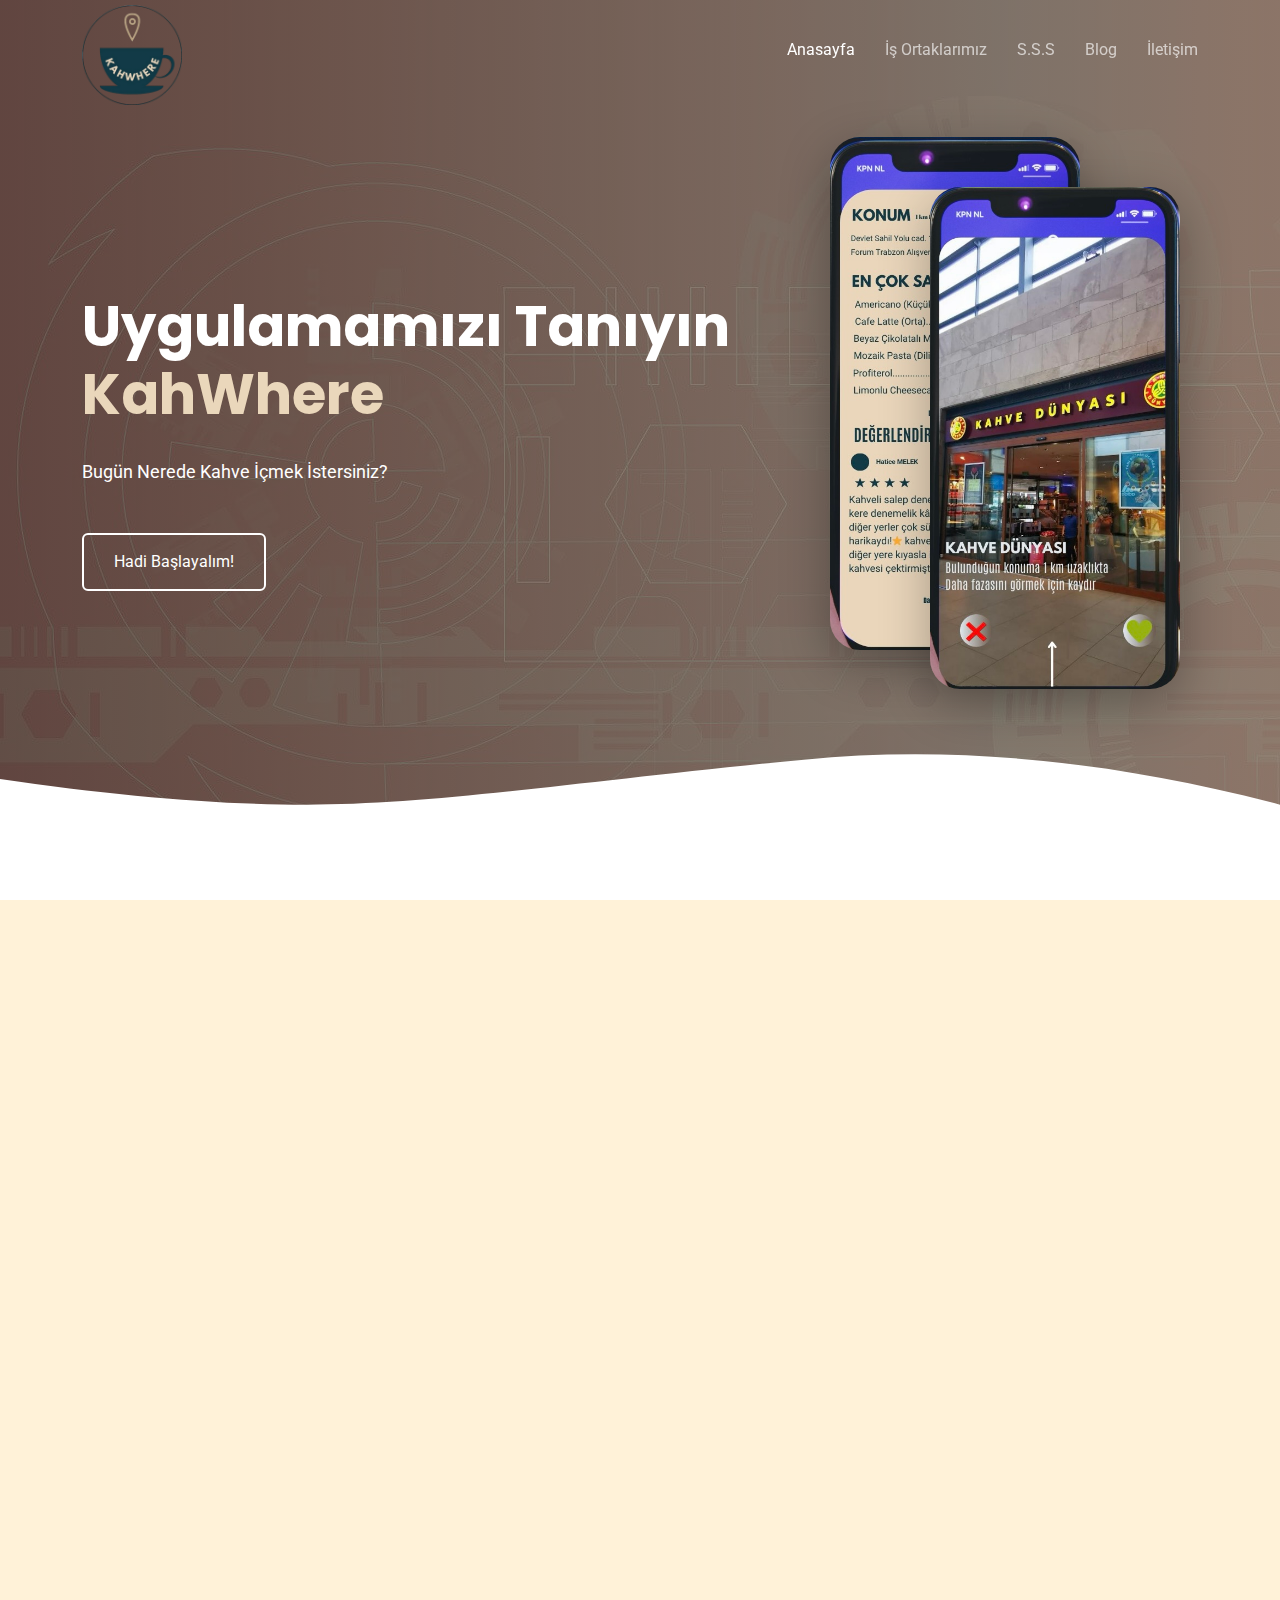
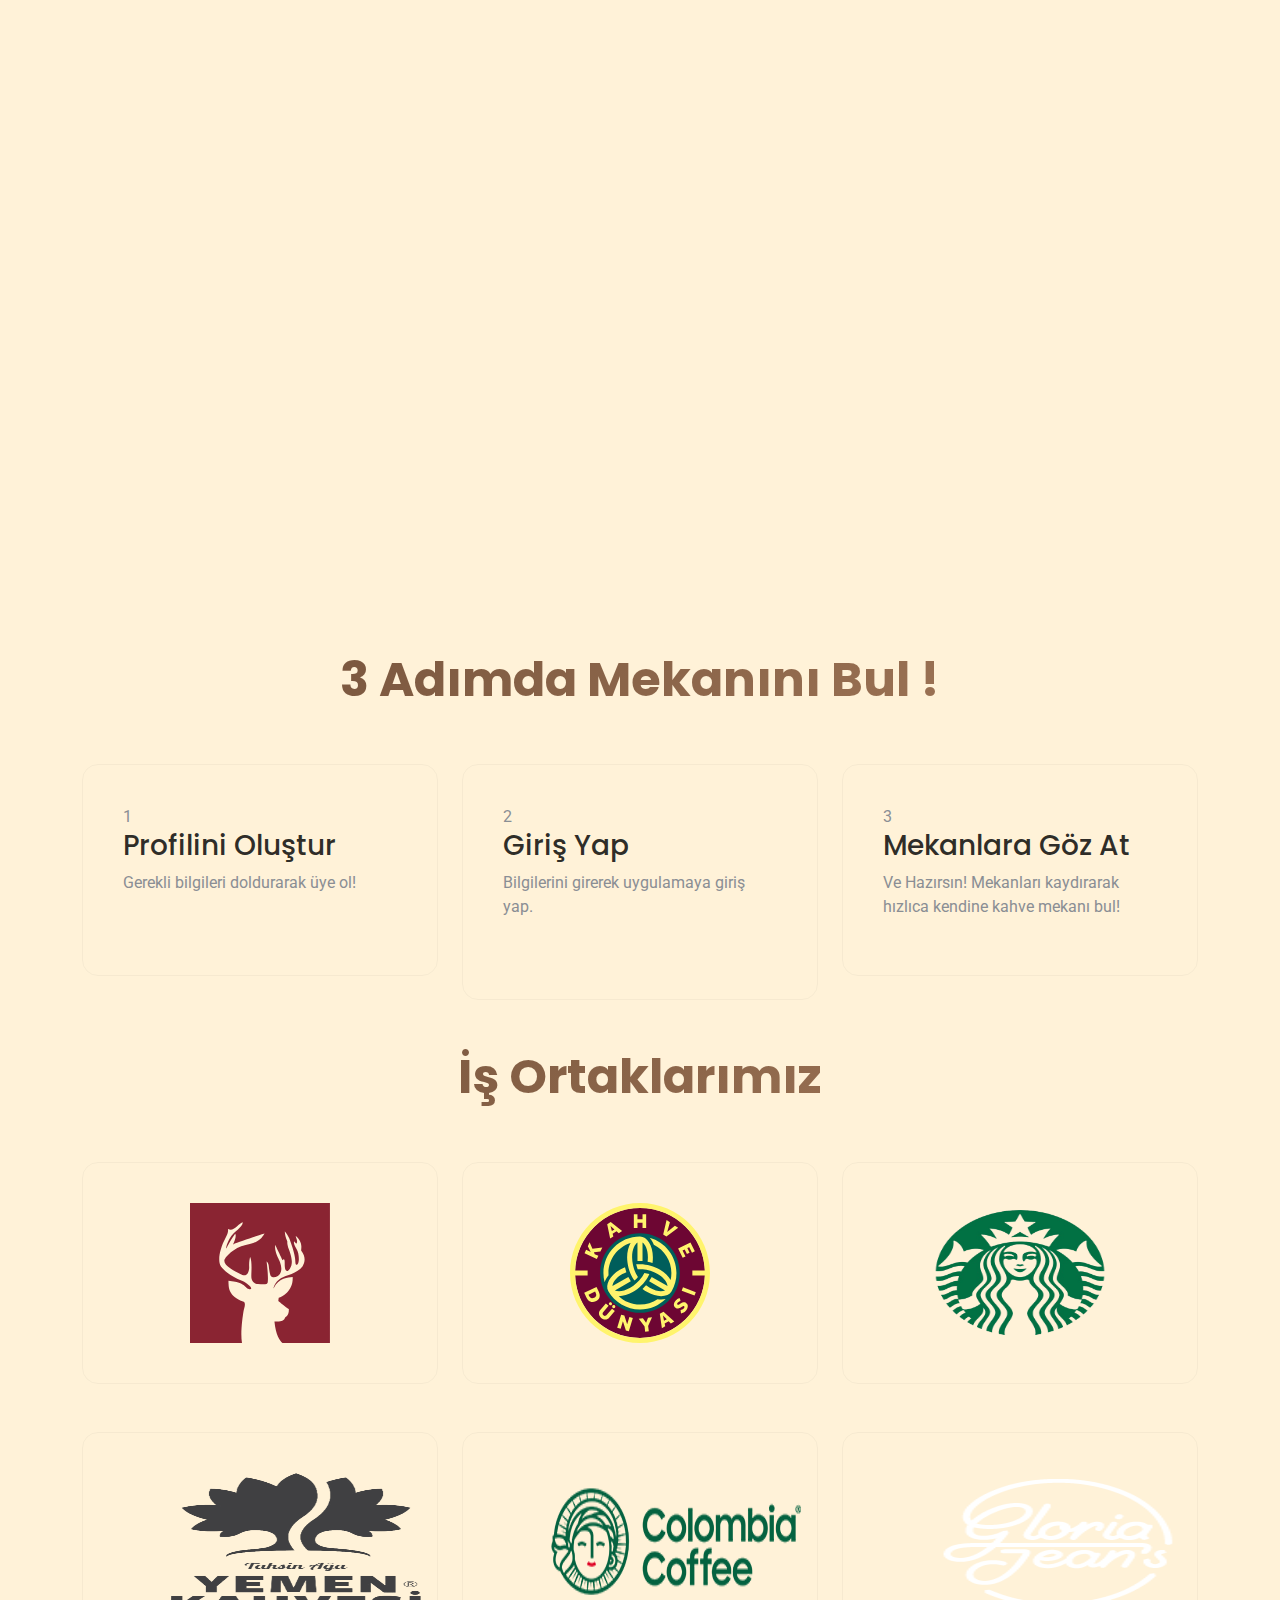
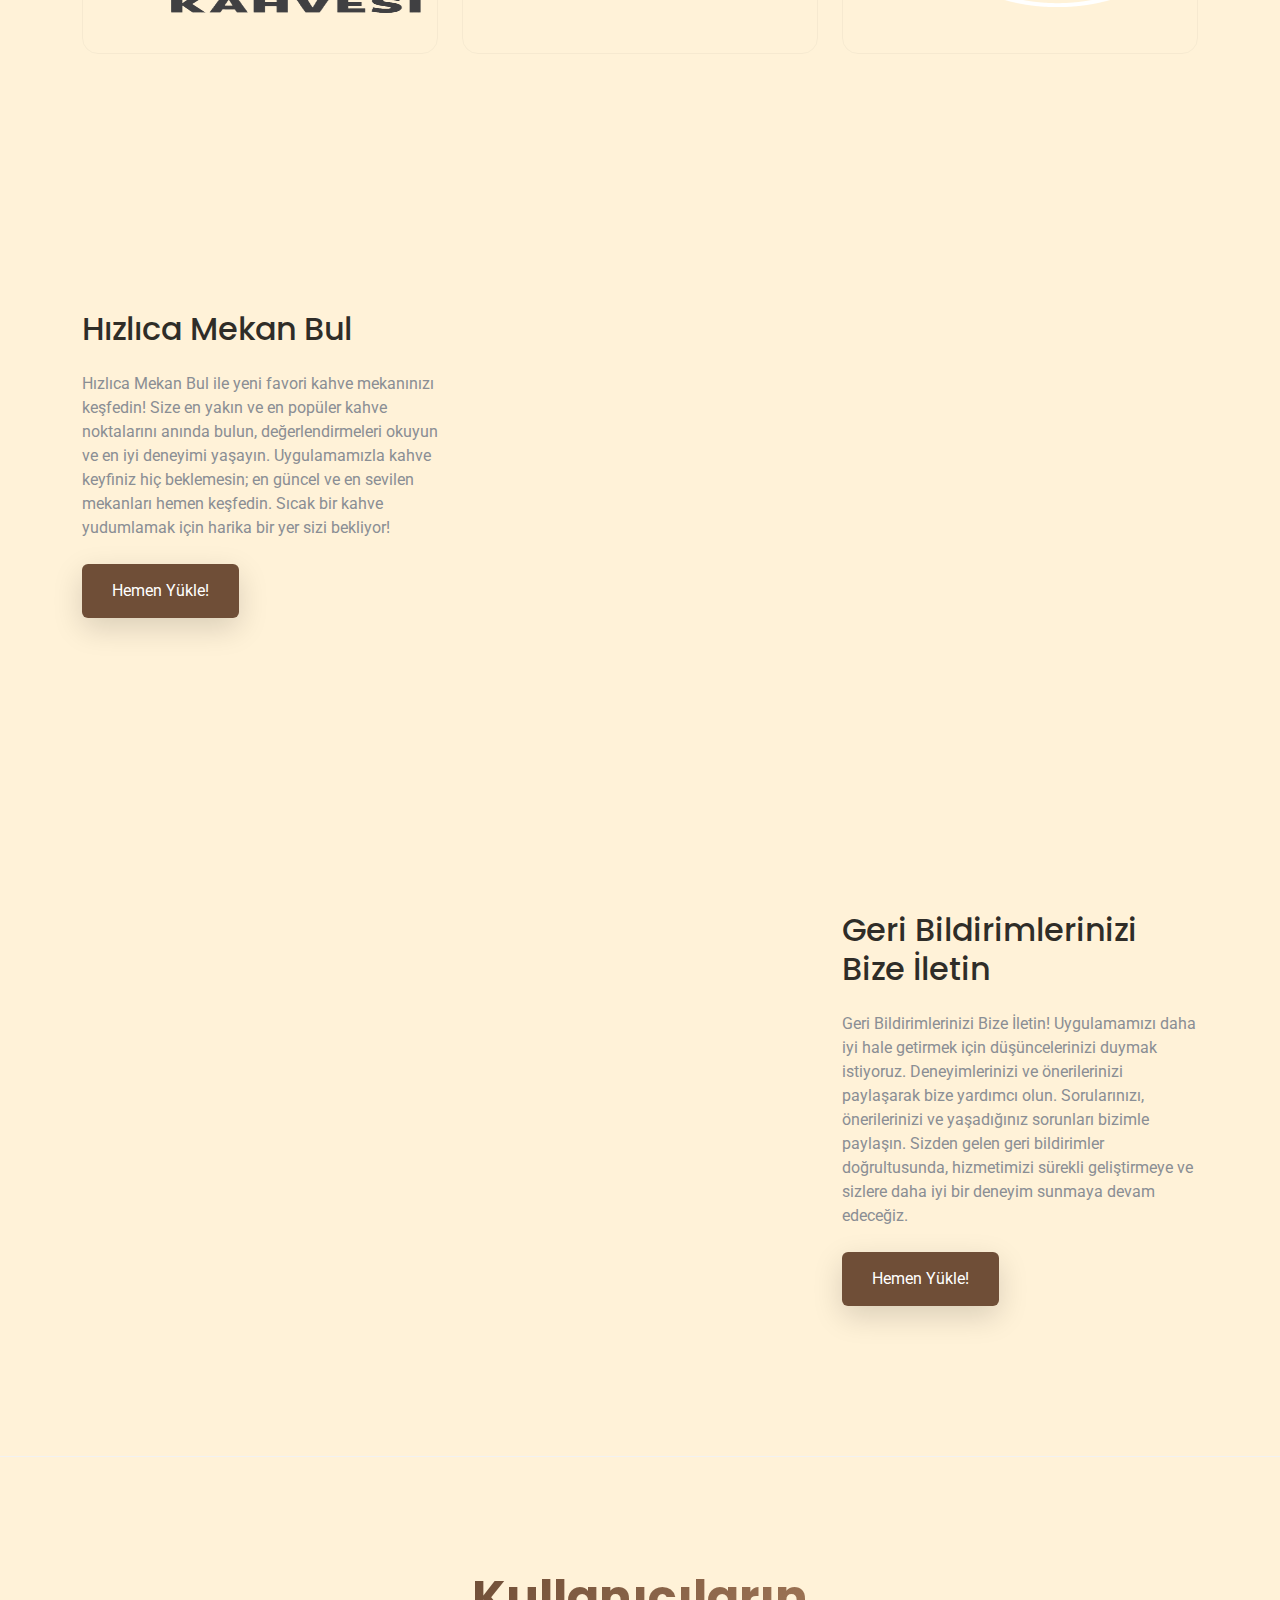
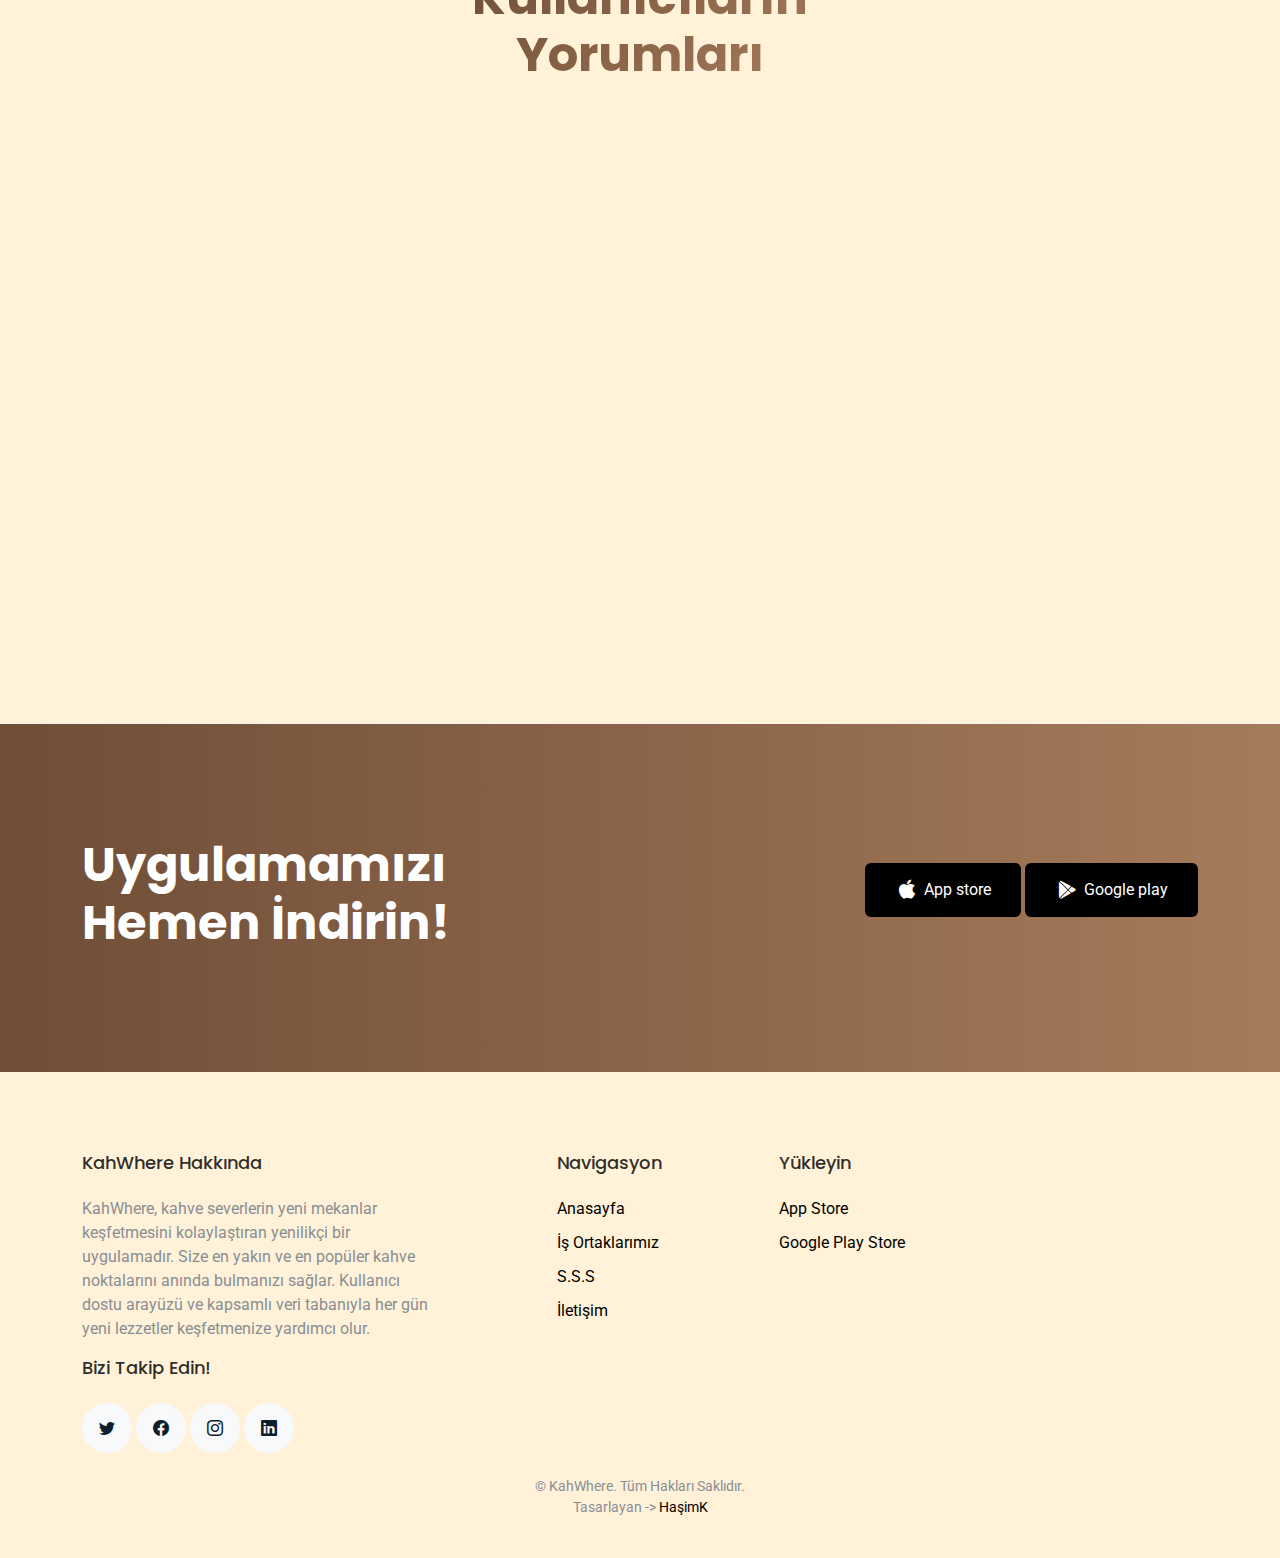
<file: index.html>
<!DOCTYPE html>
<html lang="en">

<head>
  <meta charset="utf-8">
  <meta content="width=device-width, initial-scale=1.0" name="viewport">

  <title>KahWhere</title>
  <meta content="" name="description">
  <meta content="" name="keywords">

  <!-- Favicons -->
  <link href="assets/img/logo-1.png" rel="icon">
  <link href="assets/img/apple-touch-icon.png" rel="apple-touch-icon">

  <!-- Google Fonts -->
  <link href="https://fonts.googleapis.com/css?family=Roboto:300,300i,400,400i,500,500i,600,600i,700,700i|Poppins:300,300i,400,400i,500,500i,600,600i,700,700i" rel="stylesheet">

  <!-- Vendor CSS Files -->
  <link href="assets/vendor/aos/aos.css" rel="stylesheet">
  <link href="assets/vendor/bootstrap/css/bootstrap.min.css" rel="stylesheet">
  <link href="assets/vendor/bootstrap-icons/bootstrap-icons.css" rel="stylesheet">
  <link href="assets/vendor/boxicons/css/boxicons.min.css" rel="stylesheet">
  <link href="assets/vendor/swiper/swiper-bundle.min.css" rel="stylesheet">

  <!-- Template Main CSS File -->
  <link href="assets/css/style.css" rel="stylesheet">

</head>

<body>

  <!-- ======= Header ======= -->
  <header id="header" class="fixed-top d-flex align-items-center">
    <div class="container d-flex justify-content-between align-items-center">

      <div class="logo">
        <!-- <h1><a href="index.html">KahWhere</a></h1> -->
        <!-- Uncomment below if you prefer to use an image logo -->
        <a href="index.html"><img src="assets/img/logo-1.png" alt="logo" class="img-fluid" ></a>
      </div>

      <nav id="navbar" class="navbar">
        <ul>
          <li><a class="active " href="index.html">Anasayfa</a></li>
          <li><a href="features.html">İş Ortaklarımız</a></li>
          <li><a href="#">S.S.S</a></li>
          <li><a href="#">Blog</a></li>
          <!-- <li class="dropdown"><a href="#"><span>Drop Down</span> <i class="bi bi-chevron-down"></i></a>
            <ul>
              <li><a href="#">Drop Down 1</a></li>
              <li class="dropdown"><a href="#"><span>Deep Drop Down</span> <i class="bi bi-chevron-right"></i></a>
                <ul>
                  <li><a href="#">Deep Drop Down 1</a></li>
                  <li><a href="#">Deep Drop Down 2</a></li>
                  <li><a href="#">Deep Drop Down 3</a></li>
                  <li><a href="#">Deep Drop Down 4</a></li>
                  <li><a href="#">Deep Drop Down 5</a></li>
                </ul>
              </li>
              <li><a href="#">Drop Down 2</a></li>
              <li><a href="#">Drop Down 3</a></li>
              <li><a href="#">Drop Down 4</a></li>
            </ul>
          </li> -->
          <li><a href="contact.html">İletişim</a></li>
        </ul>
        <i class="bi bi-list mobile-nav-toggle"></i>
      </nav><!-- .navbar -->

    </div>
  </header><!-- End Header -->

  <!-- ======= Hero Section ======= -->
  <section class="hero-section" id="hero">

    <div class="wave">

      <svg width="100%" height="355px" viewBox="0 0 1920 355" version="1.1" xmlns="http://www.w3.org/2000/svg" xmlns:xlink="http://www.w3.org/1999/xlink">
        <g id="Page-1" stroke="none" stroke-width="1" fill="none" fill-rule="evenodd">
          <g id="Apple-TV" transform="translate(0.000000, -402.000000)" fill="#FFFFFF">
            <path d="M0,439.134243 C175.04074,464.89273 327.944386,477.771974 458.710937,477.771974 C654.860765,477.771974 870.645295,442.632362 1205.9828,410.192501 C1429.54114,388.565926 1667.54687,411.092417 1920,477.771974 L1920,757 L1017.15166,757 L0,757 L0,439.134243 Z" id="Path"></path>
          </g>
        </g>
      </svg>

    </div>

    <div class="container">
      <div class="row align-items-center">
        <div class="col-12 hero-text-image">
          <div class="row">
            <div class="col-lg-8 text-center text-lg-start">
              <h1 data-aos="fade-right">Uygulamamızı Tanıyın <span class="title">KahWhere</span></h1>
              <p class="mb-5" data-aos="fade-right" data-aos-delay="100">Bugün Nerede Kahve İçmek İstersiniz?</p>
              <p data-aos="fade-right" data-aos-delay="200" data-aos-offset="-500"><a href="#" class="btn btn-outline-white">Hadi Başlayalım!</a></p>
            </div>
            <div class="col-lg-4 iphone-wrap">
              <img src="assets/img/phone-2.png" alt="Image" class="phone-1" data-aos="fade-right">
              <img src="assets/img/phone-1.png" alt="Image" class="phone-2" data-aos="fade-right" data-aos-delay="200">
            </div>
          </div>
        </div>
      </div>
    </div>

  </section><!-- End Hero -->

  <main id="main">

    <!-- ======= Home Section ======= -->
    <section class="section">
      <div class="container">

        <div class="row justify-content-center text-center mb-5">
          <div class="col-md-5" data-aos="fade-up">
            <h2 class="section-heading">Bugünkü Kahve Mekanınızı hızlıca KahWhere ile bulun!</h2>
          </div>
        </div>

        <div class="row">
          <div class="col-md-4" data-aos="fade-up" data-aos-delay="">
            <div class="feature-1 text-center">
              <div class="wrap-icon icon-1">
                <i class="bi bi-people"></i>
              </div>
              <h3 class="mb-3">Yeni Yerler Keşfet</h3>
              <p>Hızlıca mekanlara göz atarak gitmediğin yerleri keşfet.</p>
            </div>
          </div>
          <div class="col-md-4" data-aos="fade-up" data-aos-delay="100">
            <div class="feature-1 text-center">
              <div class="wrap-icon icon-1">
                <i class="bi bi-brightness-high"></i>
              </div>
              <h3 class="mb-3">Dijital Çağ'ın Gerekliliği</h3>
              <p>Çok mu Kahve içme yeri var biz yardımcı olalım.</p>
            </div>
          </div>
          <div class="col-md-4" data-aos="fade-up" data-aos-delay="200">
            <div class="feature-1 text-center">
              <div class="wrap-icon icon-1">
                <i class="bi bi-bar-chart"></i>
              </div>
              <h3 class="mb-3">Kullanıcı Dostu Tasarım</h3>
              <p>Sizlerin kolay ve hızlı şekilde kullanması için tasarladık.</p>
            </div>
          </div>
        </div>

      </div>
    </section>

    <section class="section">

      <div class="container">
        <div class="row justify-content-center text-center mb-5" data-aos="fade">
          <div class="col-md-6 mb-5">
            <img src="assets/img/undraw_svg_1.svg" alt="Image" class="img-fluid">
          </div>
        </div>
        <div class="row">
          <div class="mb-5 mt-2 text-center">
            <h2 class="section-heading">3 Adımda Mekanını Bul !</h2>
          </div>
          <div class="col-md-4 rounded">
            <div class="step">
              <span class="number">1</span>
              <h3>Profilini Oluştur</h3>
              <p class="pb-4">Gerekli bilgileri doldurarak üye ol!</p>
            </div>
          </div>
          <div class="col-md-4 rounded">
            <div class="step">
              <span class="number">2</span>
              <h3>Giriş Yap</h3>
              <p class="pb-4">Bilgilerini girerek uygulamaya giriş yap.</p>
            </div>
          </div>
          <div class="col-md-4 rounded">
            <div class="step">
              <span class="number">3</span>
              <h3>Mekanlara Göz At</h3>
              <p>Ve Hazırsın! Mekanları kaydırarak hızlıca kendine kahve mekanı bul!</p>
            </div>
          </div>
        </div>
        <div class="row">
          <div class="my-5 text-center">
            <h2 class="section-heading">İş Ortaklarımız</h2>
          </div>
          <div class="col-md-4 rounded">
            <div class="step">
              <img src="./assets/img/buckin.svg" alt="espresso" class="img">
            </div>
          </div>
          <div class="col-md-4 rounded">
            <div class="step">
              <img src="./assets/img/kahvedunyasi.svg" alt="espresso" class="img">
            </div>
          </div>
          <div class="col-md-4 rounded">
            <div class="step">
              <img src="./assets/img/star.png" alt="espresso" class="img">
            </div>
          </div>
          <div class="col-md-4 rounded mt-5">
            <div class="step">
              <img src="./assets/img/yemen.png" alt="espresso" class="ms-5 img">
            </div>
          </div>
          <div class="col-md-4 rounded mt-5">
            <div class="step">
              <img src="./assets/img/colombia.png" alt="espresso" class="ms-5 img">
            </div>
          </div>
          <div class="col-md-4 rounded mt-5">
            <div class="step">
              <img src="./assets/img/gloria.png" alt="espresso" class="ms-5 img">
            </div>
          </div>
        </div>
      </div>

    </section>

    <section class="section">
      <div class="container">
        <div class="row align-items-center">
          <div class="col-md-4 me-auto">
            <h2 class="mb-4">Hızlıca Mekan Bul</h2>
            <p class="mb-4">Hızlıca Mekan Bul ile yeni favori kahve mekanınızı keşfedin! Size en yakın ve en popüler kahve noktalarını anında bulun, değerlendirmeleri okuyun ve en iyi deneyimi yaşayın. Uygulamamızla kahve keyfiniz hiç beklemesin; en güncel ve en sevilen mekanları hemen keşfedin. Sıcak bir kahve yudumlamak için harika bir yer sizi bekliyor!</p>
            <p><a href="#" class="btn btn-primary">Hemen Yükle!</a></p>
          </div>
          <div class="col-md-6" data-aos="fade-left">
            <img src="assets/img/undraw_svg_2.svg" alt="Image" class="img-fluid">
          </div>
        </div>
      </div>
    </section>

    <section class="section">
      <div class="container">
        <div class="row align-items-center">
          <div class="col-md-4 ms-auto order-2">
            <h2 class="mb-4">Geri Bildirimlerinizi Bize İletin</h2>
            <p class="mb-4">Geri Bildirimlerinizi Bize İletin! Uygulamamızı daha iyi hale getirmek için düşüncelerinizi duymak istiyoruz. Deneyimlerinizi ve önerilerinizi paylaşarak bize yardımcı olun. Sorularınızı, önerilerinizi ve yaşadığınız sorunları bizimle paylaşın. Sizden gelen geri bildirimler doğrultusunda, hizmetimizi sürekli geliştirmeye ve sizlere daha iyi bir deneyim sunmaya devam edeceğiz.</p>
            <p><a href="#" class="btn btn-primary">Hemen Yükle!</a></p>
          </div>
          <div class="col-md-6" data-aos="fade-right">
            <img src="assets/img/undraw_svg_3.svg" alt="Image" class="img-fluid">
          </div>
        </div>
      </div>
    </section>

    <!-- ======= Testimonials Section ======= -->
    <section class="section border-top border-bottom">
      <div class="container">
        <div class="row justify-content-center text-center mb-5">
          <div class="col-md-4">
            <h2 class="section-heading">Kullanıcıların Yorumları</h2>
          </div>
        </div>
        <div class="row justify-content-center text-center">
          <div class="col-md-7">

            <div class="testimonials-slider swiper" data-aos="fade-up" data-aos-delay="100">
              <div class="swiper-wrapper">

                <div class="swiper-slide">
                  <div class="review text-center">
                    <p class="stars">
                      <span class="bi bi-star-fill"></span>
                      <span class="bi bi-star-fill"></span>
                      <span class="bi bi-star-fill"></span>
                      <span class="bi bi-star-fill"></span>
                      <span class="bi bi-star-fill"></span>
                    </p>
                    <h3>Mükemmel Uygulama!</h3>
                    <blockquote>
                      <p>Mükemmel uygulama! Yeni kahve mekanları keşfetmek artık çok kolay ve eğlenceli. Kullanıcı dostu arayüzü sayesinde en yakın ve en popüler mekanları hızla bulabiliyorum. Ayrıca, kullanıcı yorumları ve değerlendirmeleri sayesinde hangi mekanın bana daha uygun olduğunu rahatça belirleyebiliyorum. Geri bildirim özelliği ile önerilerimi ve düşüncelerimi paylaşabiliyorum, bu da uygulamanın sürekli olarak gelişmesine yardımcı oluyor. Kahve severler için vazgeçilmez bir araç! Bu uygulama sayesinde her gün yeni bir kahve deneyimi yaşıyorum. Kesinlikle tavsiye ederim!</p>
                    </blockquote>

                    <p class="review-user">
                      <img src="assets/img/person_1.jpg" alt="Image" class="img-fluid rounded-circle mb-3">
                      <span class="d-block">
                        <span class="text-black">Ayşe Uygar</span>, &mdash; Uygulama Kullanıcısı
                      </span>
                    </p>

                  </div>
                </div><!-- End testimonial item -->

                <div class="swiper-slide">
                  <div class="review text-center">
                    <p class="stars">
                      <span class="bi bi-star-fill"></span>
                      <span class="bi bi-star-fill"></span>
                      <span class="bi bi-star-fill"></span>
                      <span class="bi bi-star-fill"></span>
                      <span class="bi bi-star-fill muted"></span>
                    </p>
                    <h3>Uygulamayı Kullanması Çok kolay!</h3>
                    <blockquote>
                      <p>Uygulamayı kullanması çok kolay! Daha önce hiç bu kadar pratik ve kullanıcı dostu bir uygulama görmemiştim. İhtiyacım olan kahve mekanlarını saniyeler içinde bulabiliyorum. Arayüz çok sezgisel, bu da ilk kullanımdan itibaren alışmayı sağlıyor. Favori mekanlarımı kaydedebiliyor ve diğer kullanıcıların yorumlarını okuyarak en iyi seçimleri yapabiliyorum. Ayrıca, geri bildirim verme özelliği sayesinde deneyimlerimi paylaşarak uygulamanın gelişimine katkıda bulunabiliyorum. Kahve severler için harika bir çözüm sunuyor. Kesinlikle herkesin denemesi gereken bir uygulama!</p>
                    </blockquote>

                    <p class="review-user">
                      <img src="assets/img/person_2.jpg" alt="Image" class="img-fluid rounded-circle mb-3">
                      <span class="d-block">
                        <span class="text-black">Alper Erdağ</span>, &mdash; Uygulama Kullanıcısı
                      </span>
                    </p>

                  </div>
                </div><!-- End testimonial item -->

                <div class="swiper-slide">
                  <div class="review text-center">
                    <p class="stars">
                      <span class="bi bi-star-fill"></span>
                      <span class="bi bi-star-fill"></span>
                      <span class="bi bi-star-fill"></span>
                      <span class="bi bi-star-fill"></span>
                      <span class="bi bi-star-fill muted"></span>
                    </p>
                    <h3>İnanılmaz Hızlı!</h3>
                    <blockquote>
                      <p>İnanılmaz hızlı! Bu uygulama sayesinde en yakın kahve mekanını anında bulabiliyorum. Arayüzü çok akıcı ve kullanımı son derece basit. Mekanları aramak sadece birkaç saniye sürüyor ve doğru sonuçlara ulaşmak çok kolay. Kullanıcı yorumları ve değerlendirmeler de karar vermemi hızlandırıyor. Zaman kazandıran bu harika uygulama, kahve severler için vazgeçilmez. Kesinlikle tavsiye ediyorum!</p>
                    </blockquote>

                    <p class="review-user">
                      <img src="assets/img/person_3.jpg" alt="Image" class="img-fluid rounded-circle mb-3">
                      <span class="d-block">
                        <span class="text-black">Meral Temiz</span>, &mdash; Uygulama Kullanıcısı
                      </span>
                    </p>

                  </div>
                </div><!-- End testimonial item -->

              </div>
              <div class="swiper-pagination"></div>
            </div>
          </div>
        </div>
      </div>
    </section><!-- End Testimonials Section -->

    <!-- ======= CTA Section ======= -->
    <section class="section cta-section">
      <div class="container">
        <div class="row align-items-center">
          <div class="col-md-6 me-auto text-center text-md-start mb-5 mb-md-0">
            <h2>Uygulamamızı Hemen İndirin!</h2>
          </div>
          <div class="col-md-5 text-center text-md-end">
            <p><a href="#" class="btn d-inline-flex align-items-center"><i class="bx bxl-apple"></i><span>App store</span></a> <a href="#" class="btn d-inline-flex align-items-center"><i class="bx bxl-play-store"></i><span>Google play</span></a></p>
          </div>
        </div>
      </div>
    </section><!-- End CTA Section -->

  </main><!-- End #main -->

  <!-- ======= Footer ======= -->
  <footer class="footer" role="contentinfo">
    <div class="container">
      <div class="row">
        <div class="col-md-4 mb-5 mb-md-0">
          <h3>KahWhere Hakkında</h3>
          <p>KahWhere, kahve severlerin yeni mekanlar keşfetmesini kolaylaştıran yenilikçi bir uygulamadır. Size en yakın ve en popüler kahve noktalarını anında bulmanızı sağlar. Kullanıcı dostu arayüzü ve kapsamlı veri tabanıyla her gün yeni lezzetler keşfetmenize yardımcı olur.</p>
          <h5>Bizi Takip Edin!</h5>
          <p class="social">
            <a href="#"><span class="bi bi-twitter"></span></a>
            <a href="#"><span class="bi bi-facebook"></span></a>
            <a href="#"><span class="bi bi-instagram"></span></a>
            <a href="#"><span class="bi bi-linkedin"></span></a>
          </p>
        </div>
        <div class="col-md-7 ms-auto">
          <div class="row site-section pt-0">
            <div class="col-md-4 mb-4 mb-md-0">
              <h3>Navigasyon</h3>
              <ul class="list-unstyled">
                <li><a href="#">Anasayfa</a></li>
                <li><a href="#">İş Ortaklarımız</a></li>
                <li><a href="#">S.S.S</a></li>
                <li><a href="#">İletişim</a></li>
              </ul>
            </div>
            <!-- <div class="col-md-4 mb-4 mb-md-0">
              <h3>Services</h3>
              <ul class="list-unstyled">
                <li><a href="#">Team</a></li>
                <li><a href="#">Collaboration</a></li>
                <li><a href="#">Todos</a></li>
                <li><a href="#">Events</a></li>
              </ul>
            </div> -->
            <div class="col-md-4 mb-4 mb-md-0">
              <h3>Yükleyin</h3>
              <ul class="list-unstyled">
                <li><a href="#">App Store</a></li>
                <li><a href="#">Google Play Store</a></li>
              </ul>
            </div>
          </div>
        </div>
      </div>

      <div class="row justify-content-center text-center">
        <div class="col-md-7">
          <p class="copyright">&copy; KahWhere. Tüm Hakları Saklıdır.</p>
          <div class="credits">

            Tasarlayan -> <a href="https://hasimkilicdev.vercel.app/">HaşimK</a>
          </div>
        </div>
      </div>

    </div>
  </footer>

  <a href="#" class="back-to-top d-flex align-items-center justify-content-center"><i class="bi bi-arrow-up-short"></i></a>

  <!-- Vendor JS Files -->
  <script src="assets/vendor/aos/aos.js"></script>
  <script src="assets/vendor/bootstrap/js/bootstrap.bundle.min.js"></script>
  <script src="assets/vendor/swiper/swiper-bundle.min.js"></script>
  <script src="assets/vendor/php-email-form/validate.js"></script>

  <!-- Template Main JS File -->
  <script src="assets/js/main.js"></script>

</body>

</html>
</file>
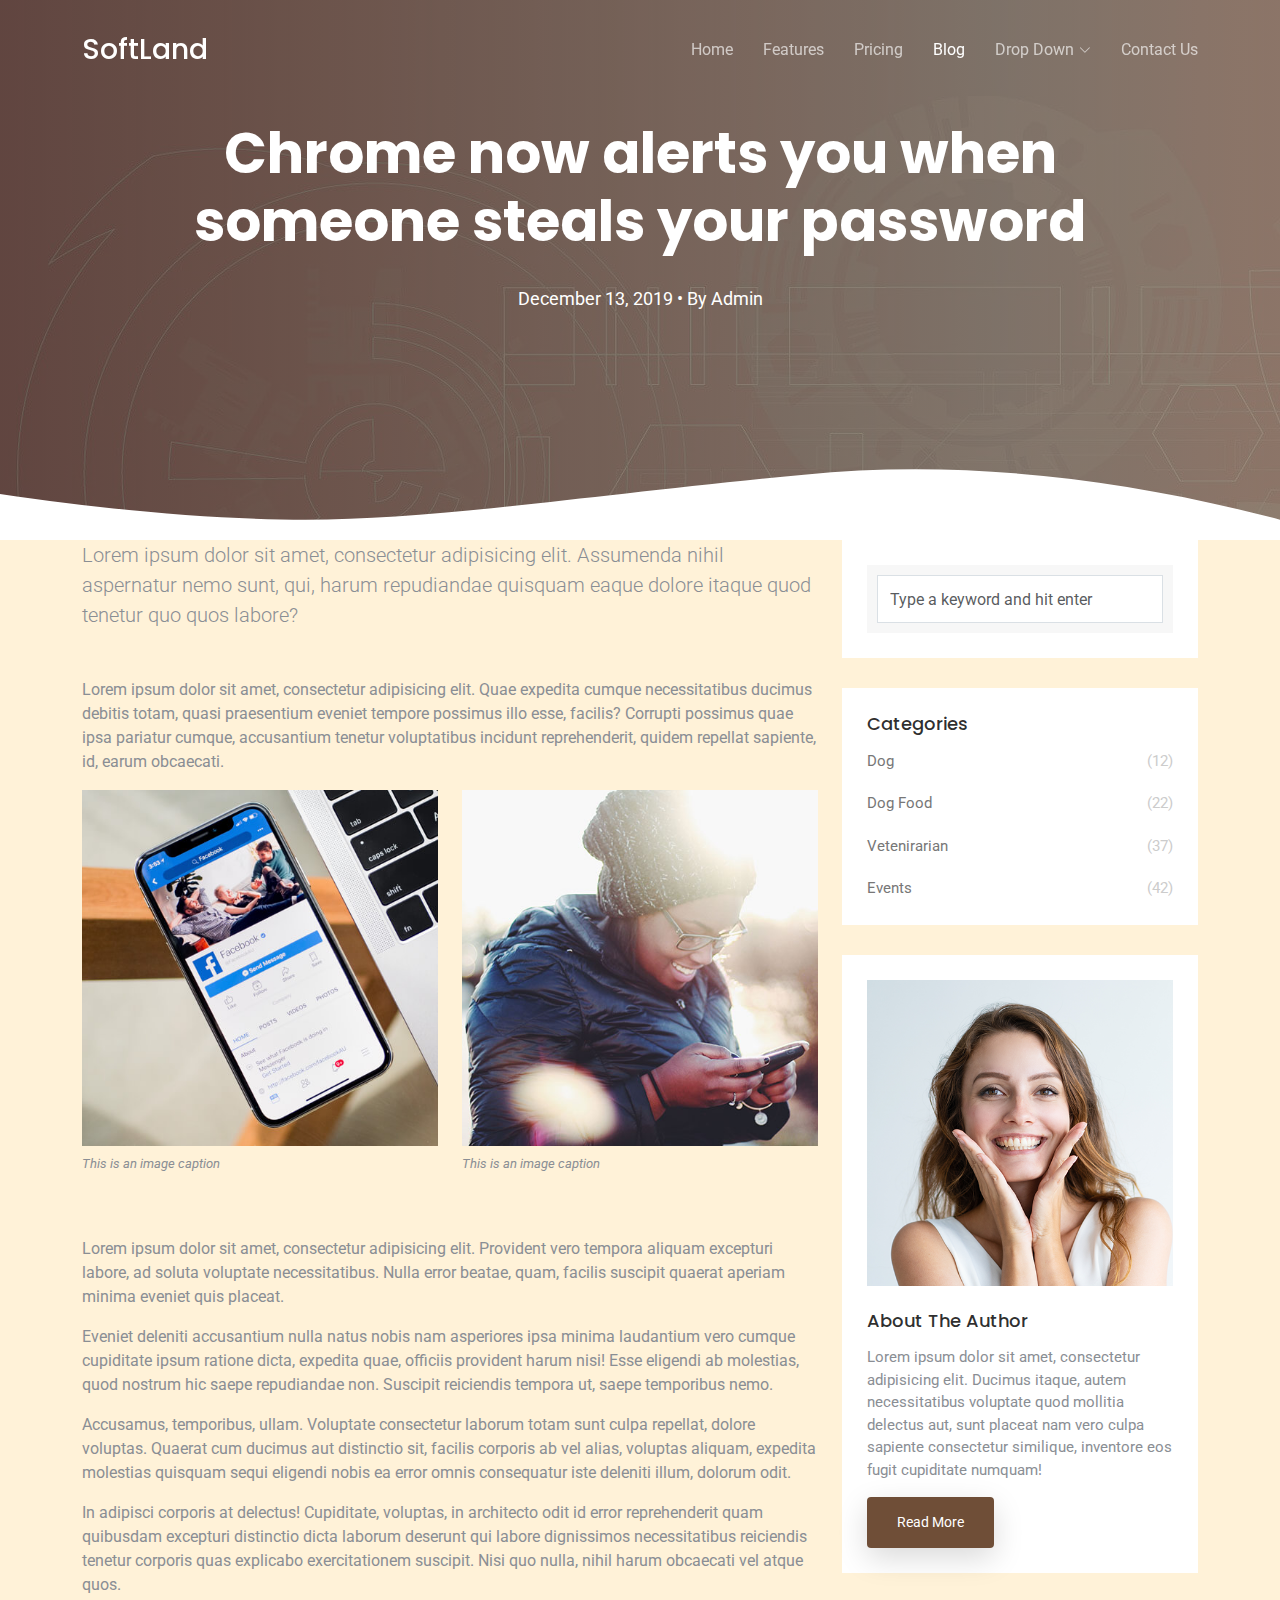
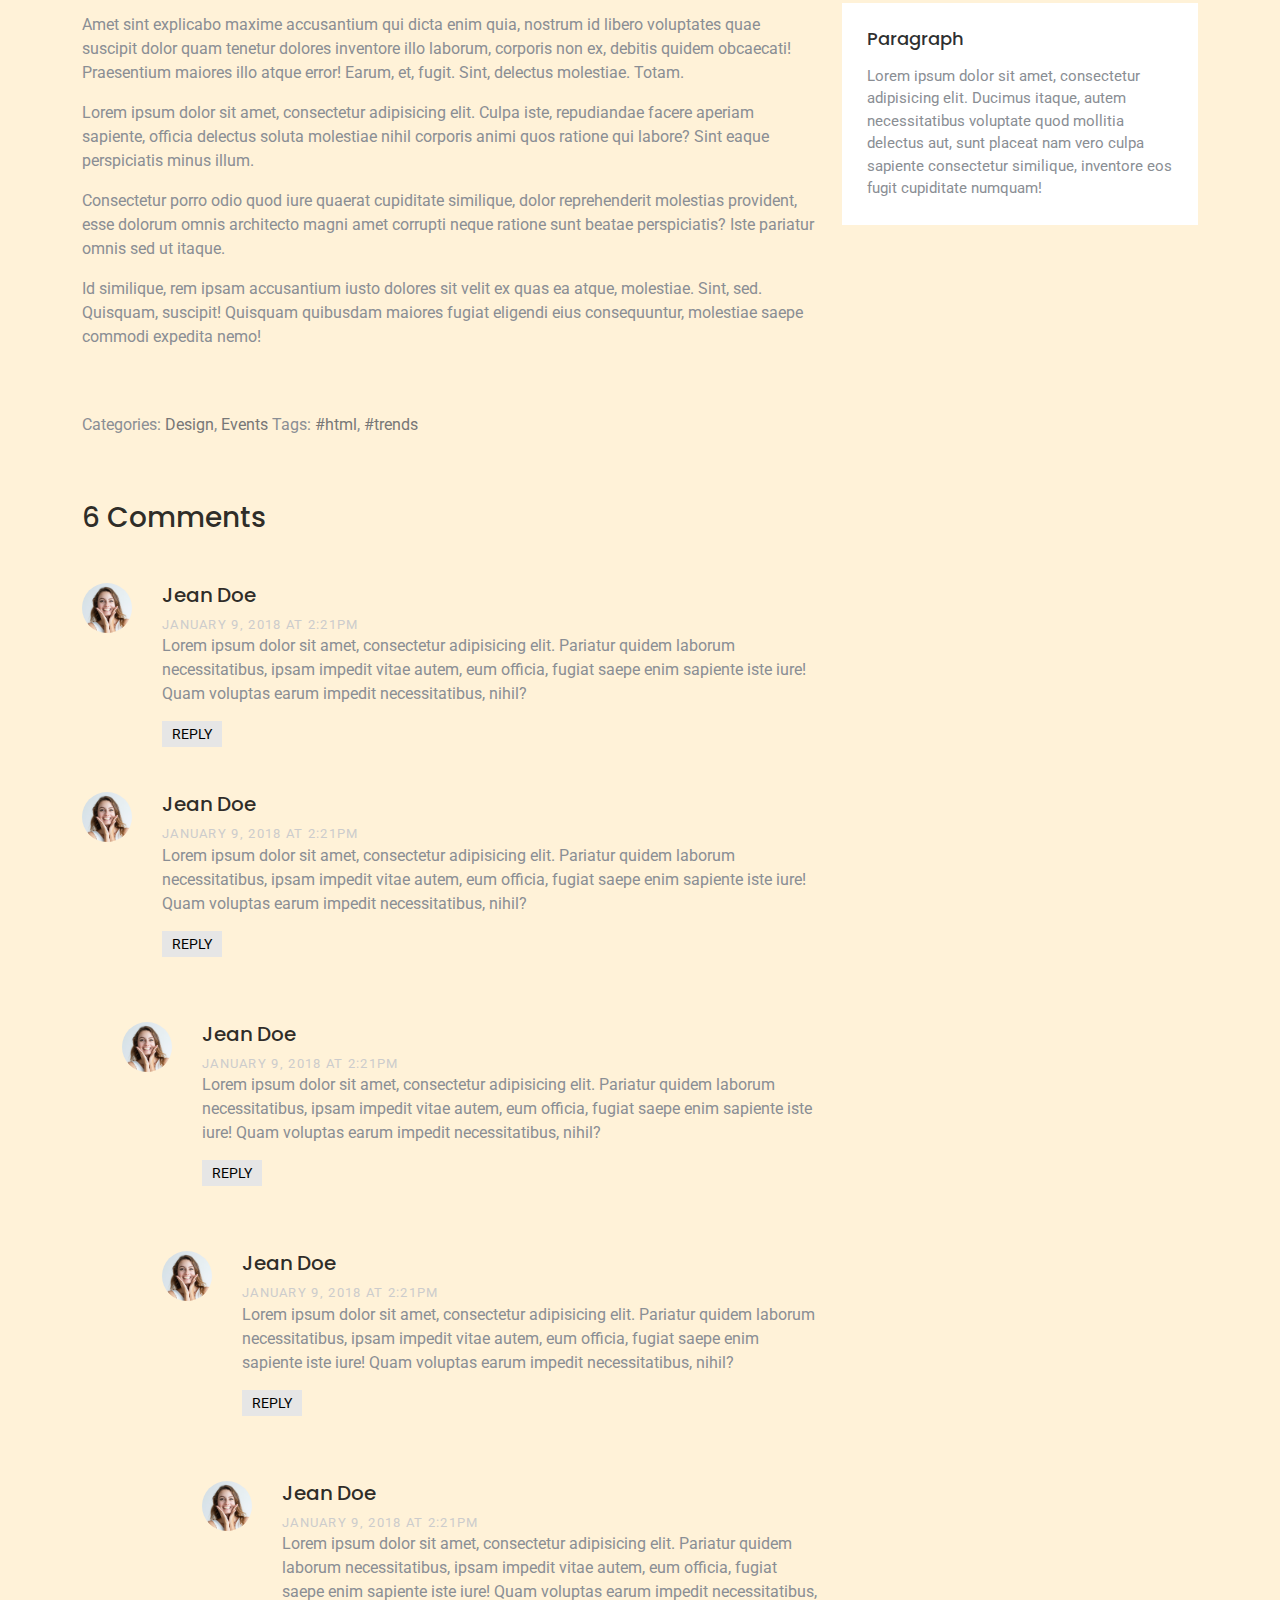
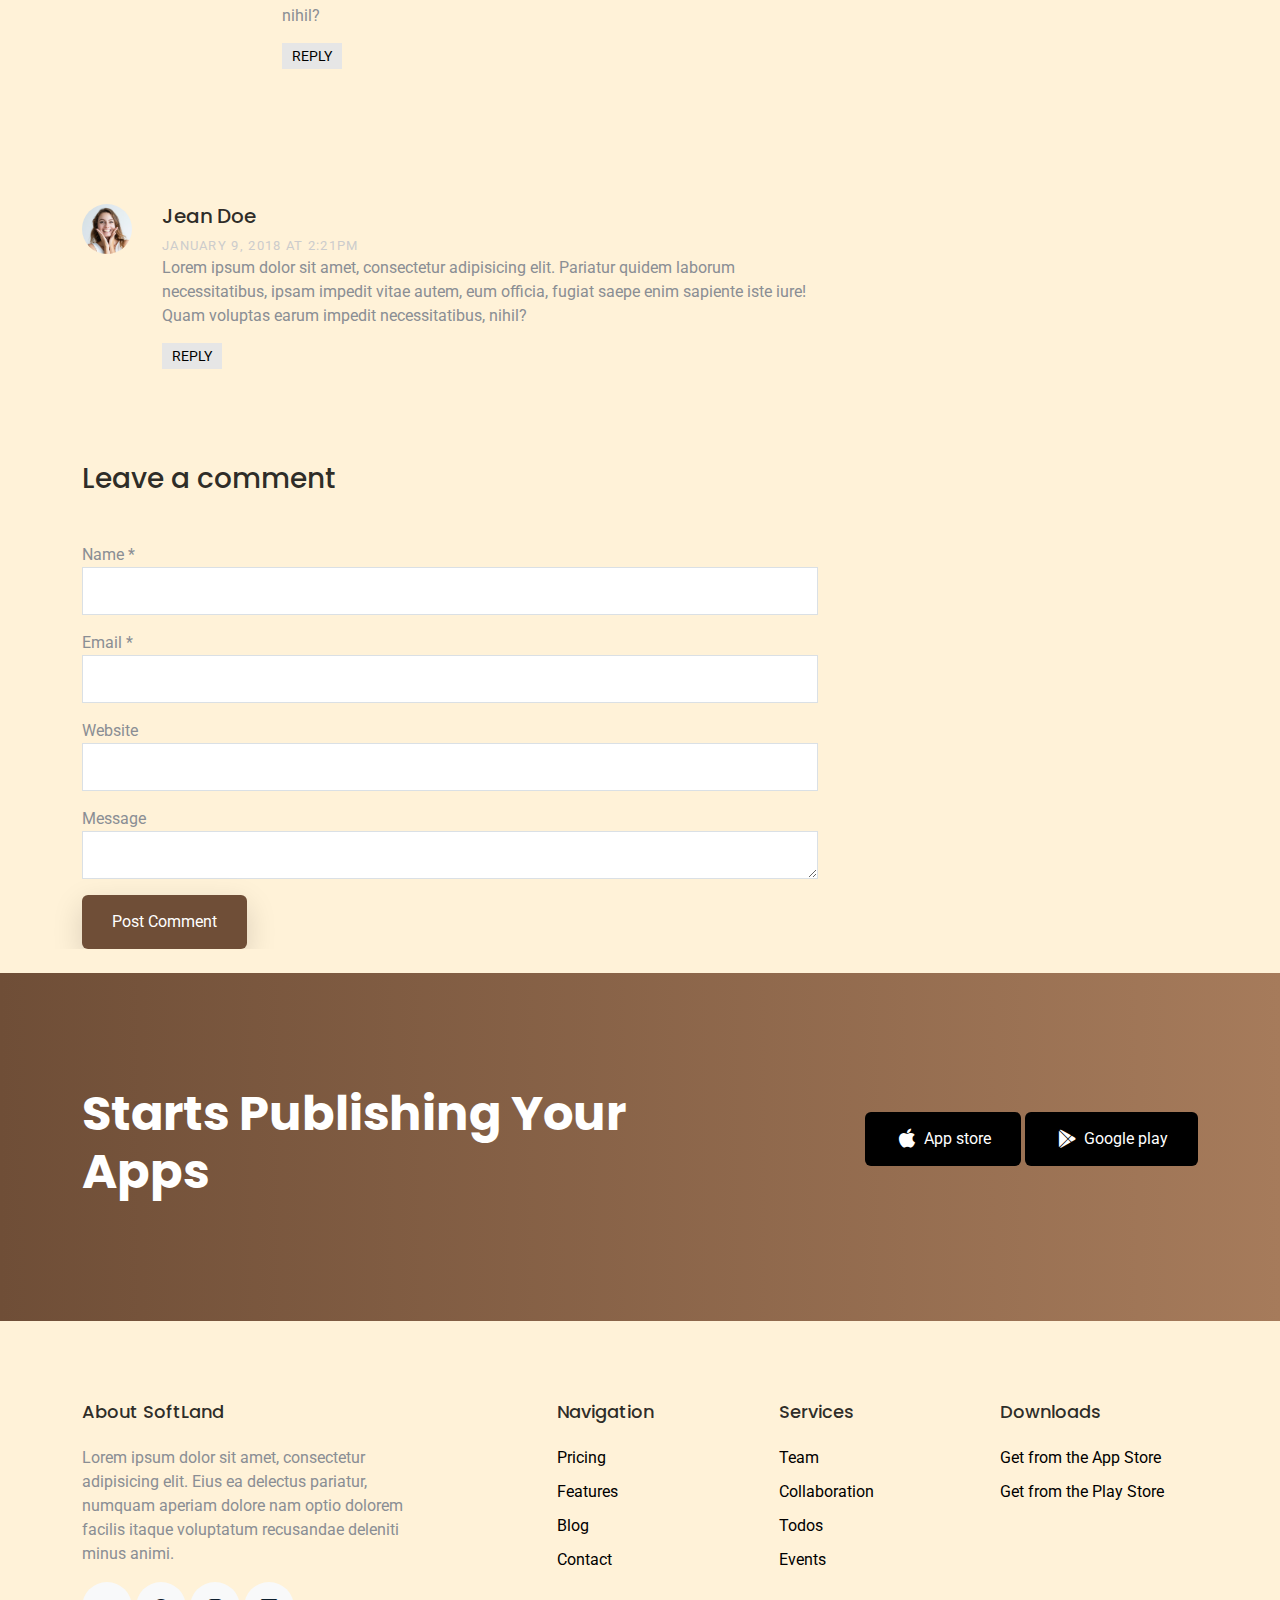
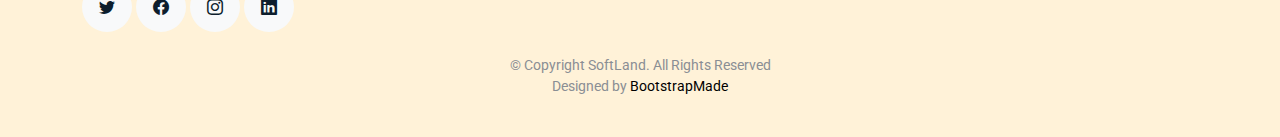
<file: blog-single.html>
<!DOCTYPE html>
<html lang="en">

<head>
  <meta charset="utf-8">
  <meta content="width=device-width, initial-scale=1.0" name="viewport">

  <title>Blog Single - SoftLand Bootstrap Template</title>
  <meta content="" name="description">
  <meta content="" name="keywords">

  <!-- Favicons -->
  <link href="assets/img/favicon.png" rel="icon">
  <link href="assets/img/apple-touch-icon.png" rel="apple-touch-icon">

  <!-- Google Fonts -->
  <link href="https://fonts.googleapis.com/css?family=Roboto:300,300i,400,400i,500,500i,600,600i,700,700i|Poppins:300,300i,400,400i,500,500i,600,600i,700,700i" rel="stylesheet">

  <!-- Vendor CSS Files -->
  <link href="assets/vendor/aos/aos.css" rel="stylesheet">
  <link href="assets/vendor/bootstrap/css/bootstrap.min.css" rel="stylesheet">
  <link href="assets/vendor/bootstrap-icons/bootstrap-icons.css" rel="stylesheet">
  <link href="assets/vendor/boxicons/css/boxicons.min.css" rel="stylesheet">
  <link href="assets/vendor/swiper/swiper-bundle.min.css" rel="stylesheet">

  <!-- Template Main CSS File -->
  <link href="assets/css/style.css" rel="stylesheet">

  <!-- =======================================================
  * Template Name: SoftLand
  * Template URL: https://bootstrapmade.com/softland-bootstrap-app-landing-page-template/
  * Updated: Mar 17 2024 with Bootstrap v5.3.3
  * Author: BootstrapMade.com
  * License: https://bootstrapmade.com/license/
  ======================================================== -->
</head>

<body>

  <!-- ======= Header ======= -->
  <header id="header" class="fixed-top d-flex align-items-center">
    <div class="container d-flex justify-content-between align-items-center">

      <div class="logo">
        <h1><a href="index.html">SoftLand</a></h1>
        <!-- Uncomment below if you prefer to use an image logo -->
        <!-- <a href="index.html"><img src="assets/img/logo.png" alt="" class="img-fluid"></a>-->
      </div>

      <nav id="navbar" class="navbar">
        <ul>
          <li><a class="" href="index.html">Home</a></li>
          <li><a href="features.html">Features</a></li>
          <li><a href="pricing.html">Pricing</a></li>
          <li><a class="active" href="blog.html">Blog</a></li>
          <li class="dropdown"><a href="#"><span>Drop Down</span> <i class="bi bi-chevron-down"></i></a>
            <ul>
              <li><a href="#">Drop Down 1</a></li>
              <li class="dropdown"><a href="#"><span>Deep Drop Down</span> <i class="bi bi-chevron-right"></i></a>
                <ul>
                  <li><a href="#">Deep Drop Down 1</a></li>
                  <li><a href="#">Deep Drop Down 2</a></li>
                  <li><a href="#">Deep Drop Down 3</a></li>
                  <li><a href="#">Deep Drop Down 4</a></li>
                  <li><a href="#">Deep Drop Down 5</a></li>
                </ul>
              </li>
              <li><a href="#">Drop Down 2</a></li>
              <li><a href="#">Drop Down 3</a></li>
              <li><a href="#">Drop Down 4</a></li>
            </ul>
          </li>
          <li><a href="contact.html">Contact Us</a></li>
        </ul>
        <i class="bi bi-list mobile-nav-toggle"></i>
      </nav><!-- .navbar -->

    </div>
  </header><!-- End Header -->

  <main id="main">

    <!-- ======= Single Blog Section ======= -->
    <section class="hero-section inner-page">
      <div class="wave">

        <svg width="1920px" height="265px" viewBox="0 0 1920 265" version="1.1" xmlns="http://www.w3.org/2000/svg" xmlns:xlink="http://www.w3.org/1999/xlink">
          <g id="Page-1" stroke="none" stroke-width="1" fill="none" fill-rule="evenodd">
            <g id="Apple-TV" transform="translate(0.000000, -402.000000)" fill="#FFFFFF">
              <path d="M0,439.134243 C175.04074,464.89273 327.944386,477.771974 458.710937,477.771974 C654.860765,477.771974 870.645295,442.632362 1205.9828,410.192501 C1429.54114,388.565926 1667.54687,411.092417 1920,477.771974 L1920,667 L1017.15166,667 L0,667 L0,439.134243 Z" id="Path"></path>
            </g>
          </g>
        </svg>

      </div>

      <div class="container">
        <div class="row align-items-center">
          <div class="col-12">
            <div class="row justify-content-center">
              <div class="col-md-10 text-center hero-text">
                <h1 data-aos="fade-up" data-aos-delay="">Chrome now alerts you when someone steals your password</h1>
                <p class="mb-5" data-aos="fade-up" data-aos-delay="100">December 13, 2019 &bullet; By <a href="#" class="text-white">Admin</a></p>
              </div>
            </div>
          </div>
        </div>
      </div>

    </section>

    <section class="site-section mb-4">
      <div class="container">
        <div class="row">
          <div class="col-md-8 blog-content">

            <p class="lead mb-5">Lorem ipsum dolor sit amet, consectetur adipisicing elit. Assumenda nihil aspernatur nemo sunt, qui, harum repudiandae quisquam eaque dolore itaque quod tenetur quo quos labore?</p>
            <p>Lorem ipsum dolor sit amet, consectetur adipisicing elit. Quae expedita cumque necessitatibus ducimus debitis totam, quasi praesentium eveniet tempore possimus illo esse, facilis? Corrupti possimus quae ipsa pariatur cumque, accusantium tenetur voluptatibus incidunt reprehenderit, quidem repellat sapiente, id, earum obcaecati.</p>

            <div class="row mb-5">
              <div class="col-md-6">
                <figure><img src="assets/img/img_1.jpg" alt="Free Website Template by Free-Template.co" class="img-fluid">
                  <figcaption>This is an image caption</figcaption>
                </figure>
              </div>
              <div class="col-md-6">
                <figure><img src="assets/img/img_2.jpg" alt="Free Website Template by Free-Template.co" class="img-fluid">
                  <figcaption>This is an image caption</figcaption>
                </figure>
              </div>
            </div>

            <blockquote>
              <p>Lorem ipsum dolor sit amet, consectetur adipisicing elit. Provident vero tempora aliquam excepturi labore, ad soluta voluptate necessitatibus. Nulla error beatae, quam, facilis suscipit quaerat aperiam minima eveniet quis placeat.</p>
            </blockquote>

            <p>Eveniet deleniti accusantium nulla natus nobis nam asperiores ipsa minima laudantium vero cumque cupiditate ipsum ratione dicta, expedita quae, officiis provident harum nisi! Esse eligendi ab molestias, quod nostrum hic saepe repudiandae non. Suscipit reiciendis tempora ut, saepe temporibus nemo.</p>
            <p>Accusamus, temporibus, ullam. Voluptate consectetur laborum totam sunt culpa repellat, dolore voluptas. Quaerat cum ducimus aut distinctio sit, facilis corporis ab vel alias, voluptas aliquam, expedita molestias quisquam sequi eligendi nobis ea error omnis consequatur iste deleniti illum, dolorum odit.</p>
            <p>In adipisci corporis at delectus! Cupiditate, voluptas, in architecto odit id error reprehenderit quam quibusdam excepturi distinctio dicta laborum deserunt qui labore dignissimos necessitatibus reiciendis tenetur corporis quas explicabo exercitationem suscipit. Nisi quo nulla, nihil harum obcaecati vel atque quos.</p>
            <p>Amet sint explicabo maxime accusantium qui dicta enim quia, nostrum id libero voluptates quae suscipit dolor quam tenetur dolores inventore illo laborum, corporis non ex, debitis quidem obcaecati! Praesentium maiores illo atque error! Earum, et, fugit. Sint, delectus molestiae. Totam.</p>

            <p>Lorem ipsum dolor sit amet, consectetur adipisicing elit. Culpa iste, repudiandae facere aperiam sapiente, officia delectus soluta molestiae nihil corporis animi quos ratione qui labore? Sint eaque perspiciatis minus illum.</p>
            <p>Consectetur porro odio quod iure quaerat cupiditate similique, dolor reprehenderit molestias provident, esse dolorum omnis architecto magni amet corrupti neque ratione sunt beatae perspiciatis? Iste pariatur omnis sed ut itaque.</p>
            <p>Id similique, rem ipsam accusantium iusto dolores sit velit ex quas ea atque, molestiae. Sint, sed. Quisquam, suscipit! Quisquam quibusdam maiores fugiat eligendi eius consequuntur, molestiae saepe commodi expedita nemo!</p>
            <div class="pt-5">
              <p>Categories: <a href="#">Design</a>, <a href="#">Events</a> Tags: <a href="#">#html</a>, <a href="#">#trends</a></p>
            </div>

            <div class="pt-5">
              <h3 class="mb-5">6 Comments</h3>
              <ul class="comment-list">
                <li class="comment">
                  <div class="vcard bio">
                    <img src="assets/img/person_1.jpg" alt="Free Website Template by Free-Template.co">
                  </div>
                  <div class="comment-body">
                    <h3>Jean Doe</h3>
                    <div class="meta">January 9, 2018 at 2:21pm</div>
                    <p>Lorem ipsum dolor sit amet, consectetur adipisicing elit. Pariatur quidem laborum necessitatibus, ipsam impedit vitae autem, eum officia, fugiat saepe enim sapiente iste iure! Quam voluptas earum impedit necessitatibus, nihil?</p>
                    <p><a href="#" class="reply">Reply</a></p>
                  </div>
                </li>

                <li class="comment">
                  <div class="vcard bio">
                    <img src="assets/img/person_1.jpg" alt="Image placeholder">
                  </div>
                  <div class="comment-body">
                    <h3>Jean Doe</h3>
                    <div class="meta">January 9, 2018 at 2:21pm</div>
                    <p>Lorem ipsum dolor sit amet, consectetur adipisicing elit. Pariatur quidem laborum necessitatibus, ipsam impedit vitae autem, eum officia, fugiat saepe enim sapiente iste iure! Quam voluptas earum impedit necessitatibus, nihil?</p>
                    <p><a href="#" class="reply">Reply</a></p>
                  </div>

                  <ul class="children">
                    <li class="comment">
                      <div class="vcard bio">
                        <img src="assets/img/person_1.jpg" alt="Image placeholder">
                      </div>
                      <div class="comment-body">
                        <h3>Jean Doe</h3>
                        <div class="meta">January 9, 2018 at 2:21pm</div>
                        <p>Lorem ipsum dolor sit amet, consectetur adipisicing elit. Pariatur quidem laborum necessitatibus, ipsam impedit vitae autem, eum officia, fugiat saepe enim sapiente iste iure! Quam voluptas earum impedit necessitatibus, nihil?</p>
                        <p><a href="#" class="reply">Reply</a></p>
                      </div>

                      <ul class="children">
                        <li class="comment">
                          <div class="vcard bio">
                            <img src="assets/img/person_1.jpg" alt="Image placeholder">
                          </div>
                          <div class="comment-body">
                            <h3>Jean Doe</h3>
                            <div class="meta">January 9, 2018 at 2:21pm</div>
                            <p>Lorem ipsum dolor sit amet, consectetur adipisicing elit. Pariatur quidem laborum necessitatibus, ipsam impedit vitae autem, eum officia, fugiat saepe enim sapiente iste iure! Quam voluptas earum impedit necessitatibus, nihil?</p>
                            <p><a href="#" class="reply">Reply</a></p>
                          </div>

                          <ul class="children">
                            <li class="comment">
                              <div class="vcard bio">
                                <img src="assets/img/person_1.jpg" alt="Image placeholder">
                              </div>
                              <div class="comment-body">
                                <h3>Jean Doe</h3>
                                <div class="meta">January 9, 2018 at 2:21pm</div>
                                <p>Lorem ipsum dolor sit amet, consectetur adipisicing elit. Pariatur quidem laborum necessitatibus, ipsam impedit vitae autem, eum officia, fugiat saepe enim sapiente iste iure! Quam voluptas earum impedit necessitatibus, nihil?</p>
                                <p><a href="#" class="reply">Reply</a></p>
                              </div>
                            </li>
                          </ul>
                        </li>
                      </ul>
                    </li>
                  </ul>
                </li>

                <li class="comment">
                  <div class="vcard bio">
                    <img src="assets/img/person_1.jpg" alt="Image placeholder">
                  </div>
                  <div class="comment-body">
                    <h3>Jean Doe</h3>
                    <div class="meta">January 9, 2018 at 2:21pm</div>
                    <p>Lorem ipsum dolor sit amet, consectetur adipisicing elit. Pariatur quidem laborum necessitatibus, ipsam impedit vitae autem, eum officia, fugiat saepe enim sapiente iste iure! Quam voluptas earum impedit necessitatibus, nihil?</p>
                    <p><a href="#" class="reply">Reply</a></p>
                  </div>
                </li>
              </ul>
              <!-- END comment-list -->

              <div class="comment-form-wrap pt-5">
                <h3 class="mb-5">Leave a comment</h3>
                <form action="#" class="">
                  <div class="form-group">
                    <label for="name">Name *</label>
                    <input type="text" class="form-control" id="name">
                  </div>
                  <div class="form-group mt-3">
                    <label for="email">Email *</label>
                    <input type="email" class="form-control" id="email">
                  </div>
                  <div class="form-group mt-3">
                    <label for="website">Website</label>
                    <input type="url" class="form-control" id="website">
                  </div>

                  <div class="form-group mt-3">
                    <label for="message">Message</label>
                    <textarea name="" id="message" cols="30" rows="10" class="form-control"></textarea>
                  </div>
                  <div class="form-group mt-3">
                    <input type="submit" value="Post Comment" class="btn btn-primary">
                  </div>

                </form>
              </div>
            </div>

          </div>
          <div class="col-md-4 sidebar">
            <div class="sidebar-box">
              <form action="#" class="search-form">
                <div class="form-group">
                  <span class="icon fa fa-search"></span>
                  <input type="text" class="form-control" placeholder="Type a keyword and hit enter">
                </div>
              </form>
            </div>
            <div class="sidebar-box">
              <div class="categories">
                <h3>Categories</h3>
                <li><a href="#">Dog <span>(12)</span></a></li>
                <li><a href="#">Dog Food <span>(22)</span></a></li>
                <li><a href="#">Vetenirarian <span>(37)</span></a></li>
                <li><a href="#">Events<span>(42)</span></a></li>
              </div>
            </div>
            <div class="sidebar-box">
              <img src="assets/img/person_1.jpg" alt="Image placeholder" class="img-fluid mb-4">
              <h3>About The Author</h3>
              <p>Lorem ipsum dolor sit amet, consectetur adipisicing elit. Ducimus itaque, autem necessitatibus voluptate quod mollitia delectus aut, sunt placeat nam vero culpa sapiente consectetur similique, inventore eos fugit cupiditate numquam!</p>
              <p><a href="#" class="btn btn-primary btn-sm">Read More</a></p>
            </div>

            <div class="sidebar-box">
              <h3>Paragraph</h3>
              <p>Lorem ipsum dolor sit amet, consectetur adipisicing elit. Ducimus itaque, autem necessitatibus voluptate quod mollitia delectus aut, sunt placeat nam vero culpa sapiente consectetur similique, inventore eos fugit cupiditate numquam!</p>
            </div>
          </div>
        </div>
      </div>
    </section>

    <!-- ======= CTA Section ======= -->
    <section class="section cta-section">
      <div class="container">
        <div class="row align-items-center">
          <div class="col-md-6 me-auto text-center text-md-start mb-5 mb-md-0">
            <h2>Starts Publishing Your Apps</h2>
          </div>
          <div class="col-md-5 text-center text-md-end">
            <p><a href="#" class="btn d-inline-flex align-items-center"><i class="bx bxl-apple"></i><span>App store</span></a> <a href="#" class="btn d-inline-flex align-items-center"><i class="bx bxl-play-store"></i><span>Google play</span></a></p>
          </div>
        </div>
      </div>
    </section><!-- End CTA Section -->

  </main><!-- End #main -->

  <!-- ======= Footer ======= -->
  <footer class="footer" role="contentinfo">
    <div class="container">
      <div class="row">
        <div class="col-md-4 mb-4 mb-md-0">
          <h3>About SoftLand</h3>
          <p>Lorem ipsum dolor sit amet, consectetur adipisicing elit. Eius ea delectus pariatur, numquam aperiam
            dolore nam optio dolorem facilis itaque voluptatum recusandae deleniti minus animi.</p>
          <p class="social">
            <a href="#"><span class="bi bi-twitter"></span></a>
            <a href="#"><span class="bi bi-facebook"></span></a>
            <a href="#"><span class="bi bi-instagram"></span></a>
            <a href="#"><span class="bi bi-linkedin"></span></a>
          </p>
        </div>
        <div class="col-md-7 ms-auto">
          <div class="row site-section pt-0">
            <div class="col-md-4 mb-4 mb-md-0">
              <h3>Navigation</h3>
              <ul class="list-unstyled">
                <li><a href="#">Pricing</a></li>
                <li><a href="#">Features</a></li>
                <li><a href="#">Blog</a></li>
                <li><a href="#">Contact</a></li>
              </ul>
            </div>
            <div class="col-md-4 mb-4 mb-md-0">
              <h3>Services</h3>
              <ul class="list-unstyled">
                <li><a href="#">Team</a></li>
                <li><a href="#">Collaboration</a></li>
                <li><a href="#">Todos</a></li>
                <li><a href="#">Events</a></li>
              </ul>
            </div>
            <div class="col-md-4 mb-4 mb-md-0">
              <h3>Downloads</h3>
              <ul class="list-unstyled">
                <li><a href="#">Get from the App Store</a></li>
                <li><a href="#">Get from the Play Store</a></li>
              </ul>
            </div>
          </div>
        </div>
      </div>

      <div class="row justify-content-center text-center">
        <div class="col-md-7">
          <p class="copyright">&copy; Copyright SoftLand. All Rights Reserved</p>
          <div class="credits">
            <!--
            All the links in the footer should remain intact.
            You can delete the links only if you purchased the pro version.
            Licensing information: https://bootstrapmade.com/license/
            Purchase the pro version with working PHP/AJAX contact form: https://bootstrapmade.com/buy/?theme=SoftLand
          -->
            Designed by <a href="https://bootstrapmade.com/">BootstrapMade</a>
          </div>
        </div>
      </div>

    </div>
  </footer>

  <a href="#" class="back-to-top d-flex align-items-center justify-content-center"><i class="bi bi-arrow-up-short"></i></a>

  <!-- Vendor JS Files -->
  <script src="assets/vendor/aos/aos.js"></script>
  <script src="assets/vendor/bootstrap/js/bootstrap.bundle.min.js"></script>
  <script src="assets/vendor/swiper/swiper-bundle.min.js"></script>
  <script src="assets/vendor/php-email-form/validate.js"></script>

  <!-- Template Main JS File -->
  <script src="assets/js/main.js"></script>

</body>

</html>
</file>
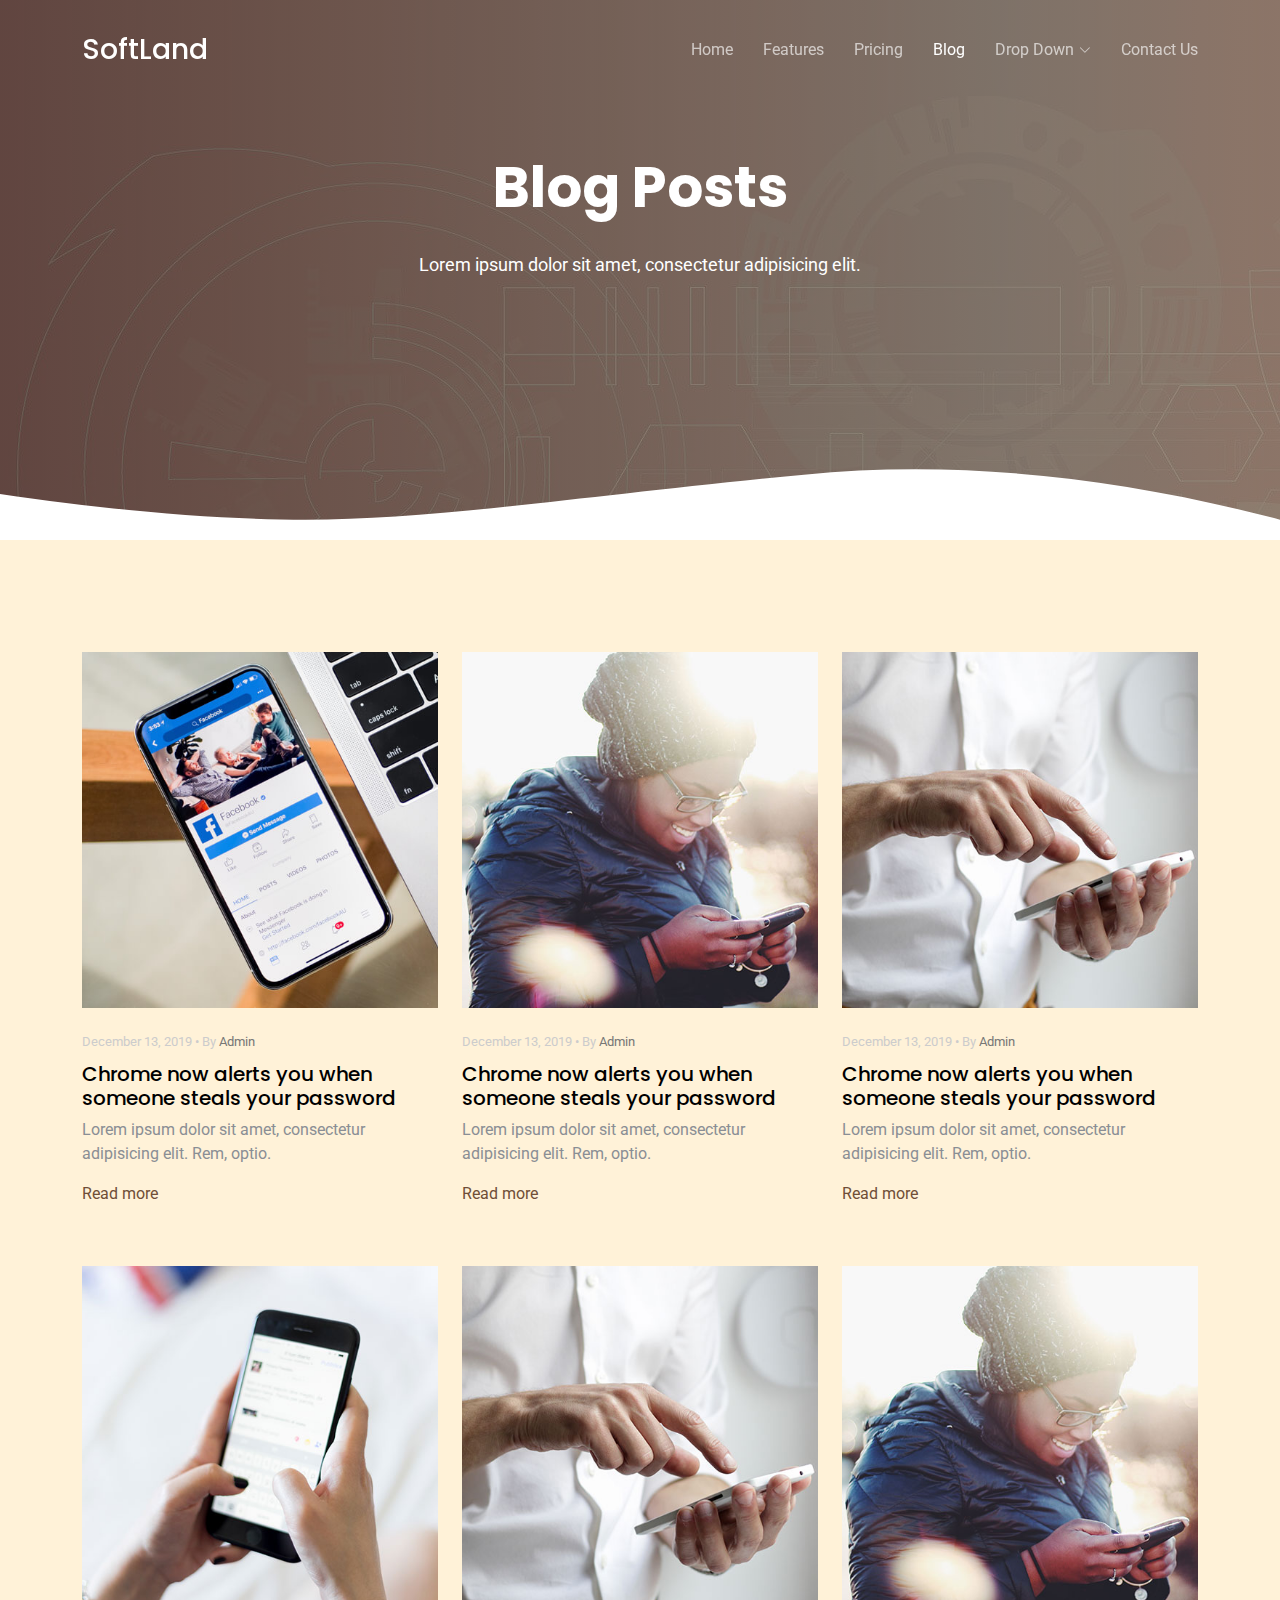
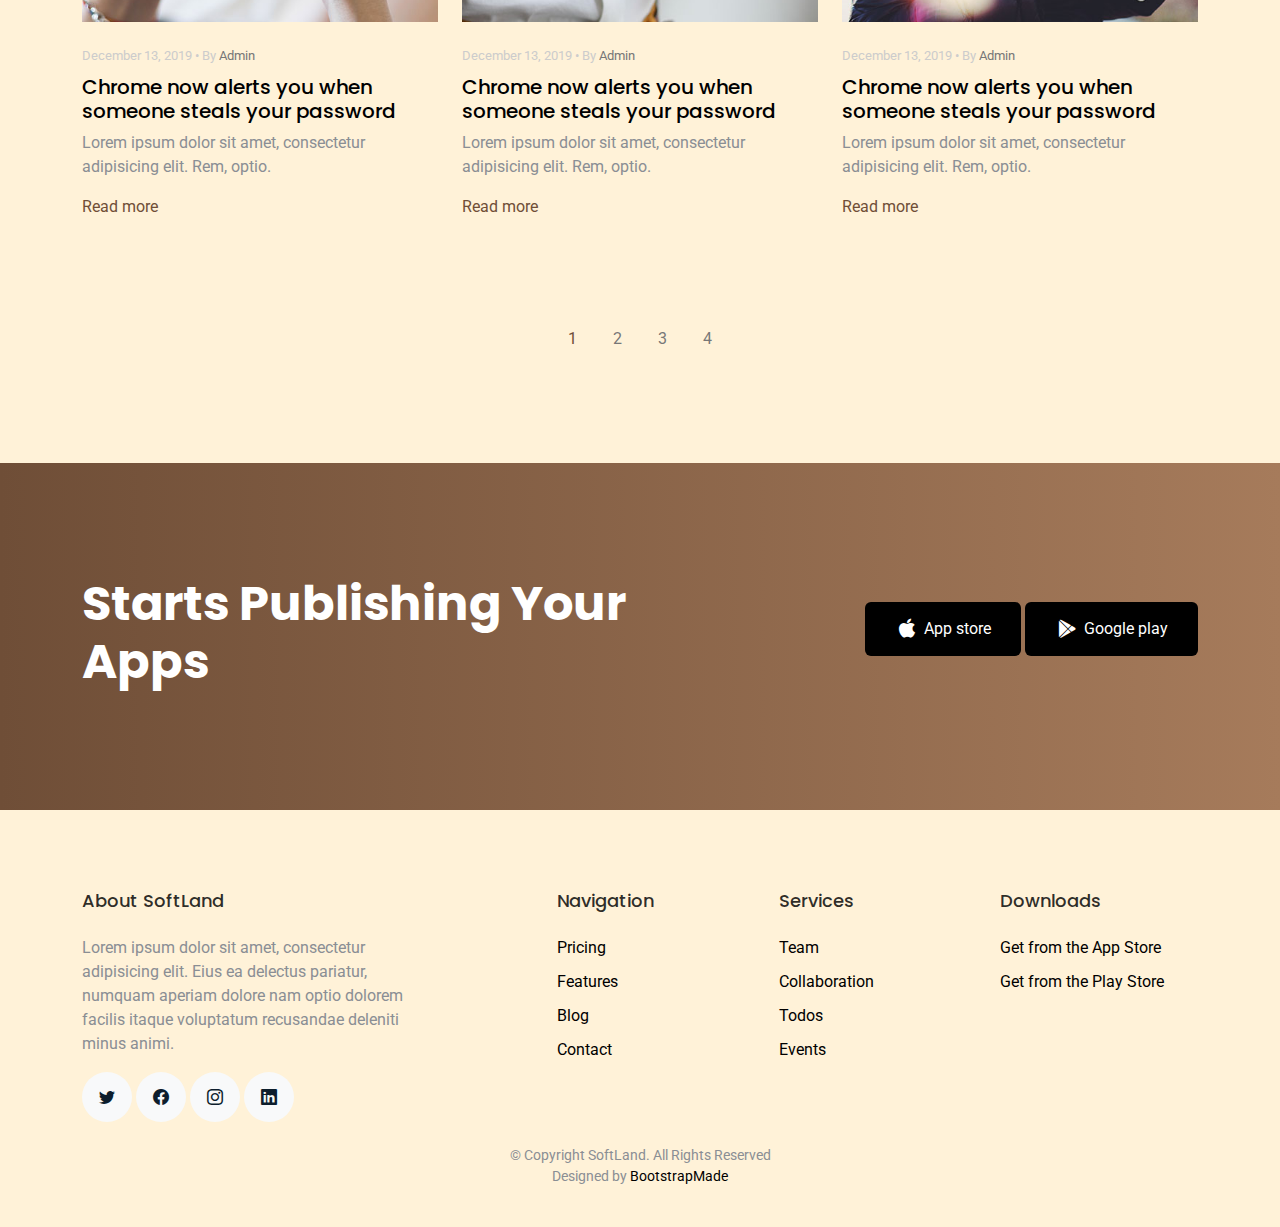
<file: blog.html>
<!DOCTYPE html>
<html lang="en">

<head>
  <meta charset="utf-8">
  <meta content="width=device-width, initial-scale=1.0" name="viewport">

  <title>Blog - SoftLand Bootstrap Template</title>
  <meta content="" name="description">
  <meta content="" name="keywords">

  <!-- Favicons -->
  <link href="assets/img/favicon.png" rel="icon">
  <link href="assets/img/apple-touch-icon.png" rel="apple-touch-icon">

  <!-- Google Fonts -->
  <link href="https://fonts.googleapis.com/css?family=Roboto:300,300i,400,400i,500,500i,600,600i,700,700i|Poppins:300,300i,400,400i,500,500i,600,600i,700,700i" rel="stylesheet">

  <!-- Vendor CSS Files -->
  <link href="assets/vendor/aos/aos.css" rel="stylesheet">
  <link href="assets/vendor/bootstrap/css/bootstrap.min.css" rel="stylesheet">
  <link href="assets/vendor/bootstrap-icons/bootstrap-icons.css" rel="stylesheet">
  <link href="assets/vendor/boxicons/css/boxicons.min.css" rel="stylesheet">
  <link href="assets/vendor/swiper/swiper-bundle.min.css" rel="stylesheet">

  <!-- Template Main CSS File -->
  <link href="assets/css/style.css" rel="stylesheet">

  <!-- =======================================================
  * Template Name: SoftLand
  * Template URL: https://bootstrapmade.com/softland-bootstrap-app-landing-page-template/
  * Updated: Mar 17 2024 with Bootstrap v5.3.3
  * Author: BootstrapMade.com
  * License: https://bootstrapmade.com/license/
  ======================================================== -->
</head>

<body>

  <!-- ======= Header ======= -->
  <header id="header" class="fixed-top d-flex align-items-center">
    <div class="container d-flex justify-content-between align-items-center">

      <div class="logo">
        <h1><a href="index.html">SoftLand</a></h1>
        <!-- Uncomment below if you prefer to use an image logo -->
        <!-- <a href="index.html"><img src="assets/img/logo.png" alt="" class="img-fluid"></a>-->
      </div>

      <nav id="navbar" class="navbar">
        <ul>
          <li><a class="" href="index.html">Home</a></li>
          <li><a href="features.html">Features</a></li>
          <li><a href="pricing.html">Pricing</a></li>
          <li><a class="active" href="blog.html">Blog</a></li>
          <li class="dropdown"><a href="#"><span>Drop Down</span> <i class="bi bi-chevron-down"></i></a>
            <ul>
              <li><a href="#">Drop Down 1</a></li>
              <li class="dropdown"><a href="#"><span>Deep Drop Down</span> <i class="bi bi-chevron-right"></i></a>
                <ul>
                  <li><a href="#">Deep Drop Down 1</a></li>
                  <li><a href="#">Deep Drop Down 2</a></li>
                  <li><a href="#">Deep Drop Down 3</a></li>
                  <li><a href="#">Deep Drop Down 4</a></li>
                  <li><a href="#">Deep Drop Down 5</a></li>
                </ul>
              </li>
              <li><a href="#">Drop Down 2</a></li>
              <li><a href="#">Drop Down 3</a></li>
              <li><a href="#">Drop Down 4</a></li>
            </ul>
          </li>
          <li><a href="contact.html">Contact Us</a></li>
        </ul>
        <i class="bi bi-list mobile-nav-toggle"></i>
      </nav><!-- .navbar -->

    </div>
  </header><!-- End Header -->

  <main id="main">

    <!-- ======= Blog Section ======= -->
    <section class="hero-section inner-page">
      <div class="wave">

        <svg width="1920px" height="265px" viewBox="0 0 1920 265" version="1.1" xmlns="http://www.w3.org/2000/svg" xmlns:xlink="http://www.w3.org/1999/xlink">
          <g id="Page-1" stroke="none" stroke-width="1" fill="none" fill-rule="evenodd">
            <g id="Apple-TV" transform="translate(0.000000, -402.000000)" fill="#FFFFFF">
              <path d="M0,439.134243 C175.04074,464.89273 327.944386,477.771974 458.710937,477.771974 C654.860765,477.771974 870.645295,442.632362 1205.9828,410.192501 C1429.54114,388.565926 1667.54687,411.092417 1920,477.771974 L1920,667 L1017.15166,667 L0,667 L0,439.134243 Z" id="Path"></path>
            </g>
          </g>
        </svg>

      </div>

      <div class="container">
        <div class="row align-items-center">
          <div class="col-12">
            <div class="row justify-content-center">
              <div class="col-md-7 text-center hero-text">
                <h1 data-aos="fade-up" data-aos-delay="">Blog Posts</h1>
                <p class="mb-5" data-aos="fade-up" data-aos-delay="100">Lorem ipsum dolor sit amet, consectetur adipisicing elit.</p>
              </div>
            </div>
          </div>
        </div>
      </div>

    </section>

    <section class="section">
      <div class="container">
        <div class="row mb-5">
          <div class="col-md-4">
            <div class="post-entry">
              <a href="blog-single.html" class="d-block mb-4">
                <img src="assets/img/img_1.jpg" alt="Image" class="img-fluid">
              </a>
              <div class="post-text">
                <span class="post-meta">December 13, 2019 &bullet; By <a href="#">Admin</a></span>
                <h3><a href="#">Chrome now alerts you when someone steals your password</a></h3>
                <p>Lorem ipsum dolor sit amet, consectetur adipisicing elit. Rem, optio.</p>
                <p><a href="#" class="readmore">Read more</a></p>
              </div>
            </div>
          </div>
          <div class="col-md-4">
            <div class="post-entry">
              <a href="blog-single.html" class="d-block mb-4">
                <img src="assets/img/img_2.jpg" alt="Image" class="img-fluid">
              </a>
              <div class="post-text">
                <span class="post-meta">December 13, 2019 &bullet; By <a href="#">Admin</a></span>
                <h3><a href="#">Chrome now alerts you when someone steals your password</a></h3>
                <p>Lorem ipsum dolor sit amet, consectetur adipisicing elit. Rem, optio.</p>
                <p><a href="#" class="readmore">Read more</a></p>
              </div>
            </div>
          </div>
          <div class="col-md-4">
            <div class="post-entry">
              <a href="blog-single.html" class="d-block mb-4">
                <img src="assets/img/img_3.jpg" alt="Image" class="img-fluid">
              </a>
              <div class="post-text">
                <span class="post-meta">December 13, 2019 &bullet; By <a href="#">Admin</a></span>
                <h3><a href="#">Chrome now alerts you when someone steals your password</a></h3>
                <p>Lorem ipsum dolor sit amet, consectetur adipisicing elit. Rem, optio.</p>
                <p><a href="#" class="readmore">Read more</a></p>
              </div>
            </div>
          </div>

          <div class="col-md-4">
            <div class="post-entry">
              <a href="blog-single.html" class="d-block mb-4">
                <img src="assets/img/img_4.jpg" alt="Image" class="img-fluid">
              </a>
              <div class="post-text">
                <span class="post-meta">December 13, 2019 &bullet; By <a href="#">Admin</a></span>
                <h3><a href="#">Chrome now alerts you when someone steals your password</a></h3>
                <p>Lorem ipsum dolor sit amet, consectetur adipisicing elit. Rem, optio.</p>
                <p><a href="#" class="readmore">Read more</a></p>
              </div>
            </div>
          </div>
          <div class="col-md-4">
            <div class="post-entry">
              <a href="blog-single.html" class="d-block mb-4">
                <img src="assets/img/img_3.jpg" alt="Image" class="img-fluid">
              </a>
              <div class="post-text">
                <span class="post-meta">December 13, 2019 &bullet; By <a href="#">Admin</a></span>
                <h3><a href="#">Chrome now alerts you when someone steals your password</a></h3>
                <p>Lorem ipsum dolor sit amet, consectetur adipisicing elit. Rem, optio.</p>
                <p><a href="#" class="readmore">Read more</a></p>
              </div>
            </div>
          </div>
          <div class="col-md-4">
            <div class="post-entry">
              <a href="blog-single.html" class="d-block mb-4">
                <img src="assets/img/img_2.jpg" alt="Image" class="img-fluid">
              </a>
              <div class="post-text">
                <span class="post-meta">December 13, 2019 &bullet; By <a href="#">Admin</a></span>
                <h3><a href="#">Chrome now alerts you when someone steals your password</a></h3>
                <p>Lorem ipsum dolor sit amet, consectetur adipisicing elit. Rem, optio.</p>
                <p><a href="#" class="readmore">Read more</a></p>
              </div>
            </div>
          </div>

        </div>

        <div class="row">
          <div class="col-12 text-center">
            <span class="p-3 active text-primary">1</span>
            <a href="#" class="p-3">2</a>
            <a href="#" class="p-3">3</a>
            <a href="#" class="p-3">4</a>
          </div>
        </div>
      </div>

    </section>

    <!-- ======= CTA Section ======= -->
    <section class="section cta-section">
      <div class="container">
        <div class="row align-items-center">
          <div class="col-md-6 me-auto text-center text-md-start mb-5 mb-md-0">
            <h2>Starts Publishing Your Apps</h2>
          </div>
          <div class="col-md-5 text-center text-md-end">
            <p><a href="#" class="btn d-inline-flex align-items-center"><i class="bx bxl-apple"></i><span>App store</span></a> <a href="#" class="btn d-inline-flex align-items-center"><i class="bx bxl-play-store"></i><span>Google play</span></a></p>
          </div>
        </div>
      </div>
    </section><!-- End CTA Section -->

  </main><!-- End #main -->

  <!-- ======= Footer ======= -->
  <footer class="footer" role="contentinfo">
    <div class="container">
      <div class="row">
        <div class="col-md-4 mb-4 mb-md-0">
          <h3>About SoftLand</h3>
          <p>Lorem ipsum dolor sit amet, consectetur adipisicing elit. Eius ea delectus pariatur, numquam aperiam
            dolore nam optio dolorem facilis itaque voluptatum recusandae deleniti minus animi.</p>
          <p class="social">
            <a href="#"><span class="bi bi-twitter"></span></a>
            <a href="#"><span class="bi bi-facebook"></span></a>
            <a href="#"><span class="bi bi-instagram"></span></a>
            <a href="#"><span class="bi bi-linkedin"></span></a>
          </p>
        </div>
        <div class="col-md-7 ms-auto">
          <div class="row site-section pt-0">
            <div class="col-md-4 mb-4 mb-md-0">
              <h3>Navigation</h3>
              <ul class="list-unstyled">
                <li><a href="#">Pricing</a></li>
                <li><a href="#">Features</a></li>
                <li><a href="#">Blog</a></li>
                <li><a href="#">Contact</a></li>
              </ul>
            </div>
            <div class="col-md-4 mb-4 mb-md-0">
              <h3>Services</h3>
              <ul class="list-unstyled">
                <li><a href="#">Team</a></li>
                <li><a href="#">Collaboration</a></li>
                <li><a href="#">Todos</a></li>
                <li><a href="#">Events</a></li>
              </ul>
            </div>
            <div class="col-md-4 mb-4 mb-md-0">
              <h3>Downloads</h3>
              <ul class="list-unstyled">
                <li><a href="#">Get from the App Store</a></li>
                <li><a href="#">Get from the Play Store</a></li>
              </ul>
            </div>
          </div>
        </div>
      </div>

      <div class="row justify-content-center text-center">
        <div class="col-md-7">
          <p class="copyright">&copy; Copyright SoftLand. All Rights Reserved</p>
          <div class="credits">
            <!--
            All the links in the footer should remain intact.
            You can delete the links only if you purchased the pro version.
            Licensing information: https://bootstrapmade.com/license/
            Purchase the pro version with working PHP/AJAX contact form: https://bootstrapmade.com/buy/?theme=SoftLand
          -->
            Designed by <a href="https://bootstrapmade.com/">BootstrapMade</a>
          </div>
        </div>
      </div>

    </div>
  </footer>

  <a href="#" class="back-to-top d-flex align-items-center justify-content-center"><i class="bi bi-arrow-up-short"></i></a>

  <!-- Vendor JS Files -->
  <script src="assets/vendor/aos/aos.js"></script>
  <script src="assets/vendor/bootstrap/js/bootstrap.bundle.min.js"></script>
  <script src="assets/vendor/swiper/swiper-bundle.min.js"></script>
  <script src="assets/vendor/php-email-form/validate.js"></script>

  <!-- Template Main JS File -->
  <script src="assets/js/main.js"></script>

</body>

</html>
</file>
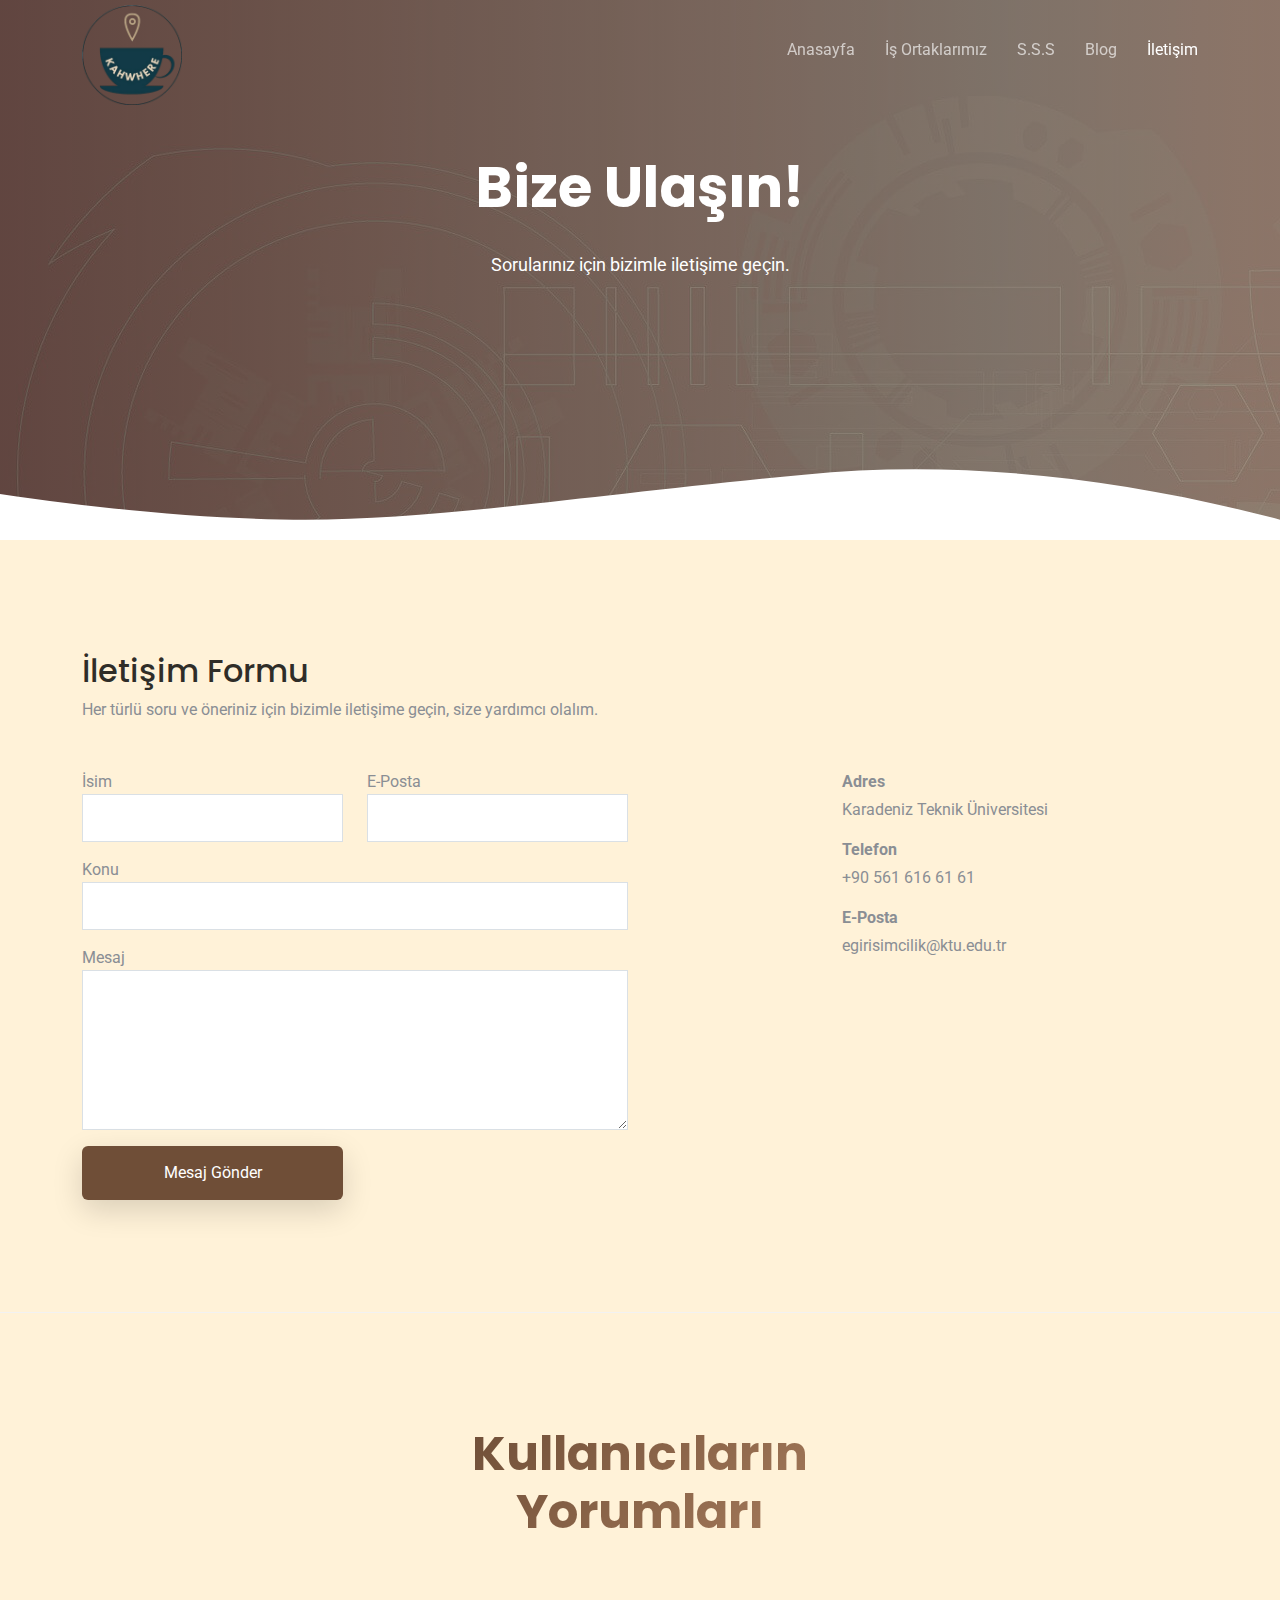
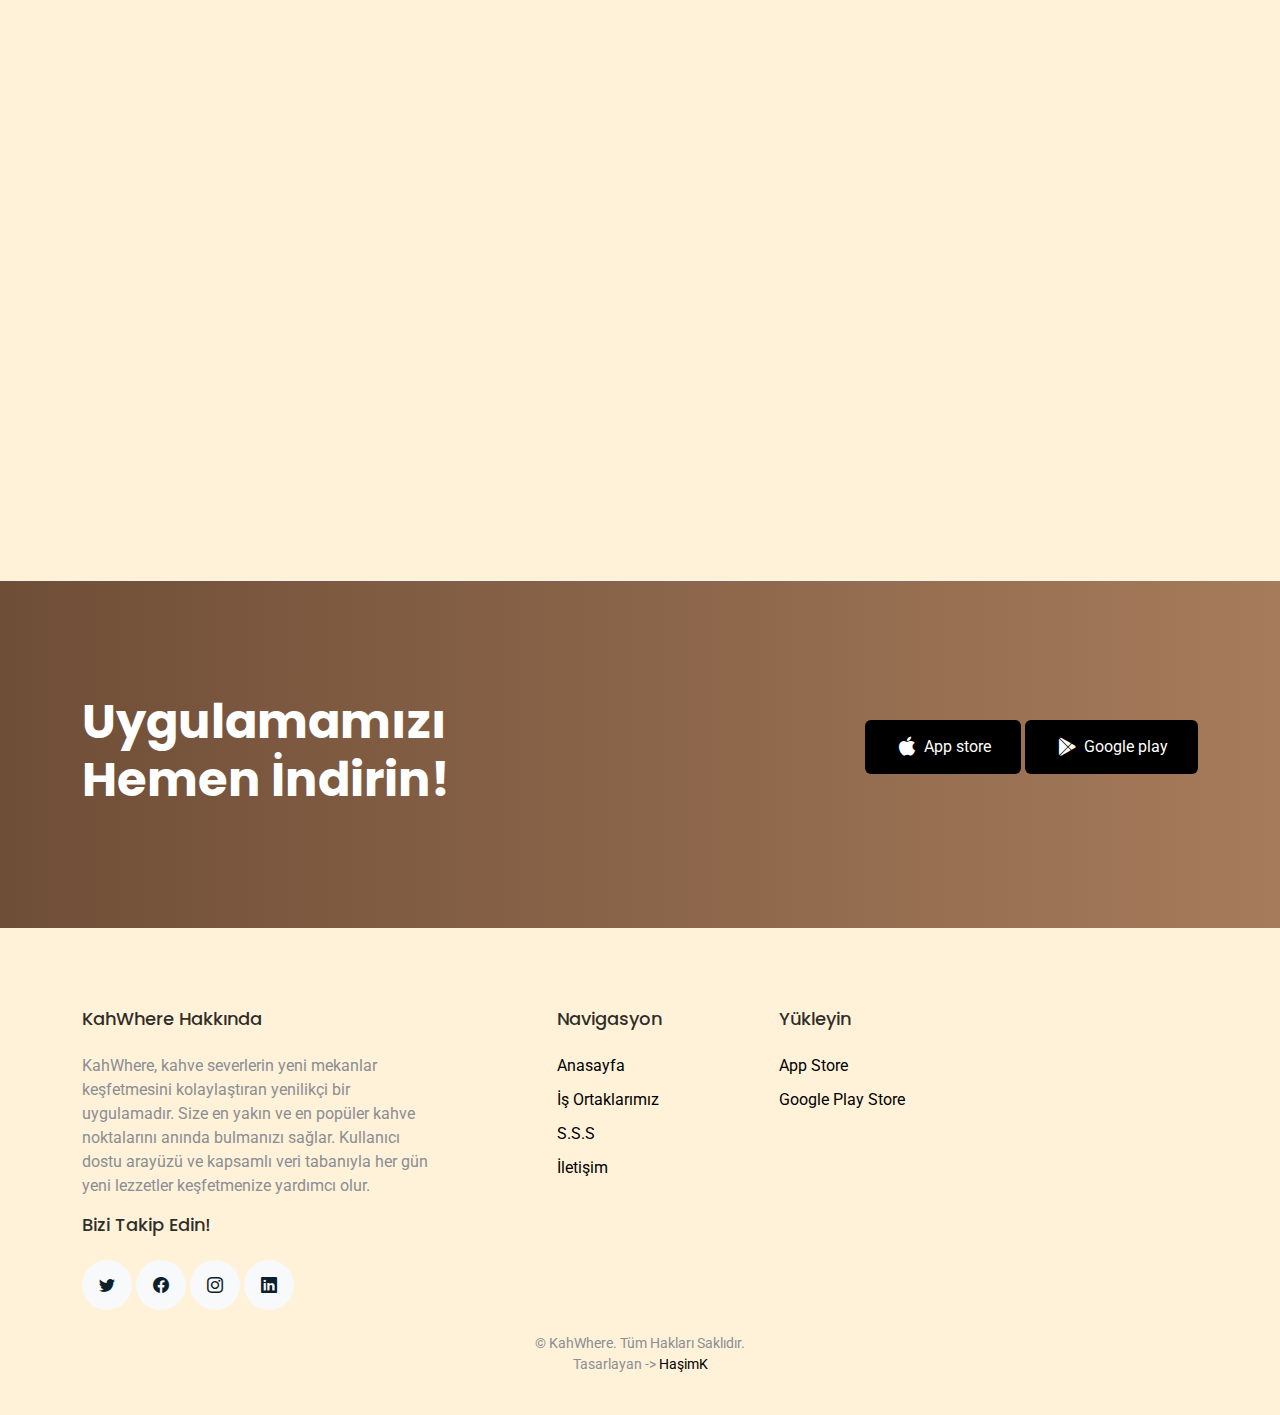
<file: contact.html>
<!DOCTYPE html>
<html lang="en">

<head>
  <meta charset="utf-8">
  <meta content="width=device-width, initial-scale=1.0" name="viewport">

  <title>KahWhere - İletişim</title>
  <meta content="" name="description">
  <meta content="" name="keywords">

  <!-- Favicons -->
  <link href="assets/img/logo-1.png" rel="icon">
  <link href="assets/img/apple-touch-icon.png" rel="apple-touch-icon">

  <!-- Google Fonts -->
  <link href="https://fonts.googleapis.com/css?family=Roboto:300,300i,400,400i,500,500i,600,600i,700,700i|Poppins:300,300i,400,400i,500,500i,600,600i,700,700i" rel="stylesheet">

  <!-- Vendor CSS Files -->
  <link href="assets/vendor/aos/aos.css" rel="stylesheet">
  <link href="assets/vendor/bootstrap/css/bootstrap.min.css" rel="stylesheet">
  <link href="assets/vendor/bootstrap-icons/bootstrap-icons.css" rel="stylesheet">
  <link href="assets/vendor/boxicons/css/boxicons.min.css" rel="stylesheet">
  <link href="assets/vendor/swiper/swiper-bundle.min.css" rel="stylesheet">

  <!-- Template Main CSS File -->
  <link href="assets/css/style.css" rel="stylesheet">
</head>

<body>


  <!-- ======= Header ======= -->
  <header id="header" class="fixed-top d-flex align-items-center">
    <div class="container d-flex justify-content-between align-items-center">

      <div class="logo">
        <!-- <h1><a href="index.html">KahWhere</a></h1> -->
        <!-- Uncomment below if you prefer to use an image logo -->
        <a href="index.html"><img src="assets/img/logo-1.png" alt="logo" class="img-fluid" ></a>
      </div>

      <nav id="navbar" class="navbar">
        <ul>
          <li><a href="index.html">Anasayfa</a></li>
          <li><a href="features.html">İş Ortaklarımız</a></li>
          <li><a href="#">S.S.S</a></li>
          <li><a href="#">Blog</a></li>
          <!-- <li class="dropdown"><a href="#"><span>Drop Down</span> <i class="bi bi-chevron-down"></i></a>
            <ul>
              <li><a href="#">Drop Down 1</a></li>
              <li class="dropdown"><a href="#"><span>Deep Drop Down</span> <i class="bi bi-chevron-right"></i></a>
                <ul>
                  <li><a href="#">Deep Drop Down 1</a></li>
                  <li><a href="#">Deep Drop Down 2</a></li>
                  <li><a href="#">Deep Drop Down 3</a></li>
                  <li><a href="#">Deep Drop Down 4</a></li>
                  <li><a href="#">Deep Drop Down 5</a></li>
                </ul>
              </li>
              <li><a href="#">Drop Down 2</a></li>
              <li><a href="#">Drop Down 3</a></li>
              <li><a href="#">Drop Down 4</a></li>
            </ul>
          </li> -->
          <li><a class="active" href="contact.html">İletişim</a></li>
        </ul>
        <i class="bi bi-list mobile-nav-toggle"></i>
      </nav><!-- .navbar -->

    </div>
  </header><!-- End Header -->

  <main id="main">

    <section class="hero-section inner-page">
      <div class="wave">

        <svg width="1920px" height="265px" viewBox="0 0 1920 265" version="1.1" xmlns="http://www.w3.org/2000/svg" xmlns:xlink="http://www.w3.org/1999/xlink">
          <g id="Page-1" stroke="none" stroke-width="1" fill="none" fill-rule="evenodd">
            <g id="Apple-TV" transform="translate(0.000000, -402.000000)" fill="#FFFFFF">
              <path d="M0,439.134243 C175.04074,464.89273 327.944386,477.771974 458.710937,477.771974 C654.860765,477.771974 870.645295,442.632362 1205.9828,410.192501 C1429.54114,388.565926 1667.54687,411.092417 1920,477.771974 L1920,667 L1017.15166,667 L0,667 L0,439.134243 Z" id="Path"></path>
            </g>
          </g>
        </svg>

      </div>

      <div class="container">
        <div class="row align-items-center">
          <div class="col-12">
            <div class="row justify-content-center">
              <div class="col-md-7 text-center hero-text">
                <h1 data-aos="fade-up" data-aos-delay="">Bize Ulaşın!</h1>
                <p class="mb-5" data-aos="fade-up" data-aos-delay="100">Sorularınız için bizimle iletişime geçin.</p>
              </div>
            </div>
          </div>
        </div>
      </div>

    </section>

    <section class="section">
      <div class="container">
        <div class="row mb-5 align-items-end">
          <div class="col-md-6" data-aos="fade-up">

            <h2>İletişim Formu</h2>
            <p class="mb-0">Her türlü soru ve öneriniz için bizimle iletişime geçin, size yardımcı olalım.</p>
          </div>

        </div>

        <div class="row">
          <div class="col-md-4 ms-auto order-2" data-aos="fade-up">
            <ul class="list-unstyled">
              <li class="mb-3">
                <strong class="d-block mb-1">Adres</strong>
                <span>Karadeniz Teknik Üniversitesi</span>
              </li>
              <li class="mb-3">
                <strong class="d-block mb-1">Telefon</strong>
                <span>+90 561 616 61 61</span>
              </li>
              <li class="mb-3">
                <strong class="d-block mb-1">E-Posta</strong>
                <span>egirisimcilik@ktu.edu.tr</span>
              </li>
            </ul>
          </div>

          <div class="col-md-6 mb-5 mb-md-0" data-aos="fade-up">
            <form action="forms/contact.php" method="post" role="form" class="php-email-form">

              <div class="row">
                <div class="col-md-6 form-group">
                  <label for="name">İsim</label>
                  <input type="text" name="name" class="form-control" id="name" required>
                </div>
                <div class="col-md-6 form-group mt-3 mt-md-0">
                  <label for="name">E-Posta</label>
                  <input type="email" class="form-control" name="email" id="email" required>
                </div>
                <div class="col-md-12 form-group mt-3">
                  <label for="name">Konu</label>
                  <input type="text" class="form-control" name="subject" id="subject" required>
                </div>
                <div class="col-md-12 form-group mt-3">
                  <label for="name">Mesaj</label>
                  <textarea class="form-control" name="message" required></textarea>
                </div>

                <div class="col-md-12 mb-3">
                  <div class="loading">Yükleniyor</div>
                  <div class="error-message"></div>
                  <div class="sent-message">Mesajınız alınmmıştır. Teşekkürler!</div>
                </div>

                <div class="col-md-6 form-group">
                  <input type="submit" class="btn btn-primary d-block w-100" value="Mesaj Gönder">
                </div>
              </div>

            </form>
          </div>

        </div>
      </div>
    </section>

    <!-- ======= Testimonials Section ======= -->
    <section class="section border-top border-bottom">
      <div class="container">
        <div class="row justify-content-center text-center mb-5">
          <div class="col-md-4">
            <h2 class="section-heading">Kullanıcıların Yorumları</h2>
          </div>
        </div>
        <div class="row justify-content-center text-center">
          <div class="col-md-7">

            <div class="testimonials-slider swiper" data-aos="fade-up" data-aos-delay="100">
              <div class="swiper-wrapper">

                <div class="swiper-slide">
                  <div class="review text-center">
                    <p class="stars">
                      <span class="bi bi-star-fill"></span>
                      <span class="bi bi-star-fill"></span>
                      <span class="bi bi-star-fill"></span>
                      <span class="bi bi-star-fill"></span>
                      <span class="bi bi-star-fill"></span>
                    </p>
                    <h3>Mükemmel Uygulama!</h3>
                    <blockquote>
                      <p>Mükemmel uygulama! Yeni kahve mekanları keşfetmek artık çok kolay ve eğlenceli. Kullanıcı dostu arayüzü sayesinde en yakın ve en popüler mekanları hızla bulabiliyorum. Ayrıca, kullanıcı yorumları ve değerlendirmeleri sayesinde hangi mekanın bana daha uygun olduğunu rahatça belirleyebiliyorum. Geri bildirim özelliği ile önerilerimi ve düşüncelerimi paylaşabiliyorum, bu da uygulamanın sürekli olarak gelişmesine yardımcı oluyor. Kahve severler için vazgeçilmez bir araç! Bu uygulama sayesinde her gün yeni bir kahve deneyimi yaşıyorum. Kesinlikle tavsiye ederim!</p>
                    </blockquote>

                    <p class="review-user">
                      <img src="assets/img/person_1.jpg" alt="Image" class="img-fluid rounded-circle mb-3">
                      <span class="d-block">
                        <span class="text-black">Ayşe Uygar</span>, &mdash; Uygulama Kullanıcısı
                      </span>
                    </p>

                  </div>
                </div><!-- End testimonial item -->

                <div class="swiper-slide">
                  <div class="review text-center">
                    <p class="stars">
                      <span class="bi bi-star-fill"></span>
                      <span class="bi bi-star-fill"></span>
                      <span class="bi bi-star-fill"></span>
                      <span class="bi bi-star-fill"></span>
                      <span class="bi bi-star-fill muted"></span>
                    </p>
                    <h3>Uygulamayı Kullanması Çok kolay!</h3>
                    <blockquote>
                      <p>Uygulamayı kullanması çok kolay! Daha önce hiç bu kadar pratik ve kullanıcı dostu bir uygulama görmemiştim. İhtiyacım olan kahve mekanlarını saniyeler içinde bulabiliyorum. Arayüz çok sezgisel, bu da ilk kullanımdan itibaren alışmayı sağlıyor. Favori mekanlarımı kaydedebiliyor ve diğer kullanıcıların yorumlarını okuyarak en iyi seçimleri yapabiliyorum. Ayrıca, geri bildirim verme özelliği sayesinde deneyimlerimi paylaşarak uygulamanın gelişimine katkıda bulunabiliyorum. Kahve severler için harika bir çözüm sunuyor. Kesinlikle herkesin denemesi gereken bir uygulama!</p>
                    </blockquote>

                    <p class="review-user">
                      <img src="assets/img/person_2.jpg" alt="Image" class="img-fluid rounded-circle mb-3">
                      <span class="d-block">
                        <span class="text-black">Alper Erdağ</span>, &mdash; Uygulama Kullanıcısı
                      </span>
                    </p>

                  </div>
                </div><!-- End testimonial item -->

                <div class="swiper-slide">
                  <div class="review text-center">
                    <p class="stars">
                      <span class="bi bi-star-fill"></span>
                      <span class="bi bi-star-fill"></span>
                      <span class="bi bi-star-fill"></span>
                      <span class="bi bi-star-fill"></span>
                      <span class="bi bi-star-fill muted"></span>
                    </p>
                    <h3>İnanılmaz Hızlı!</h3>
                    <blockquote>
                      <p>İnanılmaz hızlı! Bu uygulama sayesinde en yakın kahve mekanını anında bulabiliyorum. Arayüzü çok akıcı ve kullanımı son derece basit. Mekanları aramak sadece birkaç saniye sürüyor ve doğru sonuçlara ulaşmak çok kolay. Kullanıcı yorumları ve değerlendirmeler de karar vermemi hızlandırıyor. Zaman kazandıran bu harika uygulama, kahve severler için vazgeçilmez. Kesinlikle tavsiye ediyorum!</p>
                    </blockquote>

                    <p class="review-user">
                      <img src="assets/img/person_3.jpg" alt="Image" class="img-fluid rounded-circle mb-3">
                      <span class="d-block">
                        <span class="text-black">Meral Temiz</span>, &mdash; Uygulama Kullanıcısı
                      </span>
                    </p>

                  </div>
                </div><!-- End testimonial item -->

              </div>
              <div class="swiper-pagination"></div>
            </div>
          </div>
        </div>
      </div>
    </section><!-- End Testimonials Section -->

    <!-- ======= CTA Section ======= -->
    <section class="section cta-section">
      <div class="container">
        <div class="row align-items-center">
          <div class="col-md-6 me-auto text-center text-md-start mb-5 mb-md-0">
            <h2>Uygulamamızı Hemen İndirin!</h2>
          </div>
          <div class="col-md-5 text-center text-md-end">
            <p><a href="#" class="btn d-inline-flex align-items-center"><i class="bx bxl-apple"></i><span>App store</span></a> <a href="#" class="btn d-inline-flex align-items-center"><i class="bx bxl-play-store"></i><span>Google play</span></a></p>
          </div>
        </div>
      </div>
    </section><!-- End CTA Section -->

  </main><!-- End #main -->

  <!-- ======= Footer ======= -->
  <footer class="footer" role="contentinfo">
    <div class="container">
      <div class="row">
        <div class="col-md-4 mb-5 mb-md-0">
          <h3>KahWhere Hakkında</h3>
          <p>KahWhere, kahve severlerin yeni mekanlar keşfetmesini kolaylaştıran yenilikçi bir uygulamadır. Size en yakın ve en popüler kahve noktalarını anında bulmanızı sağlar. Kullanıcı dostu arayüzü ve kapsamlı veri tabanıyla her gün yeni lezzetler keşfetmenize yardımcı olur.</p>
          <h5>Bizi Takip Edin!</h5>
          <p class="social">
            <a href="#"><span class="bi bi-twitter"></span></a>
            <a href="#"><span class="bi bi-facebook"></span></a>
            <a href="#"><span class="bi bi-instagram"></span></a>
            <a href="#"><span class="bi bi-linkedin"></span></a>
          </p>
        </div>
        <div class="col-md-7 ms-auto">
          <div class="row site-section pt-0">
            <div class="col-md-4 mb-4 mb-md-0">
              <h3>Navigasyon</h3>
              <ul class="list-unstyled">
                <li><a href="index.html">Anasayfa</a></li>
                <li><a href="features.html">İş Ortaklarımız</a></li>
                <li><a href="#">S.S.S</a></li>
                <li><a href="contact.html">İletişim</a></li>
              </ul>
            </div>
            <!-- <div class="col-md-4 mb-4 mb-md-0">
              <h3>Services</h3>
              <ul class="list-unstyled">
                <li><a href="#">Team</a></li>
                <li><a href="#">Collaboration</a></li>
                <li><a href="#">Todos</a></li>
                <li><a href="#">Events</a></li>
              </ul>
            </div> -->
            <div class="col-md-4 mb-4 mb-md-0">
              <h3>Yükleyin</h3>
              <ul class="list-unstyled">
                <li><a href="#">App Store</a></li>
                <li><a href="#">Google Play Store</a></li>
              </ul>
            </div>
          </div>
        </div>
      </div>

      <div class="row justify-content-center text-center">
        <div class="col-md-7">
          <p class="copyright">&copy; KahWhere. Tüm Hakları Saklıdır.</p>
          <div class="credits">

            Tasarlayan -> <a href="https://hasimkilicdev.vercel.app/">HaşimK</a>
          </div>
        </div>
      </div>

    </div>
  </footer>

  <a href="#" class="back-to-top d-flex align-items-center justify-content-center"><i class="bi bi-arrow-up-short"></i></a>

  <!-- Vendor JS Files -->
  <script src="assets/vendor/aos/aos.js"></script>
  <script src="assets/vendor/bootstrap/js/bootstrap.bundle.min.js"></script>
  <script src="assets/vendor/swiper/swiper-bundle.min.js"></script>
  <script src="assets/vendor/php-email-form/validate.js"></script>

  <!-- Template Main JS File -->
  <script src="assets/js/main.js"></script>

</body>

</html>
</file>
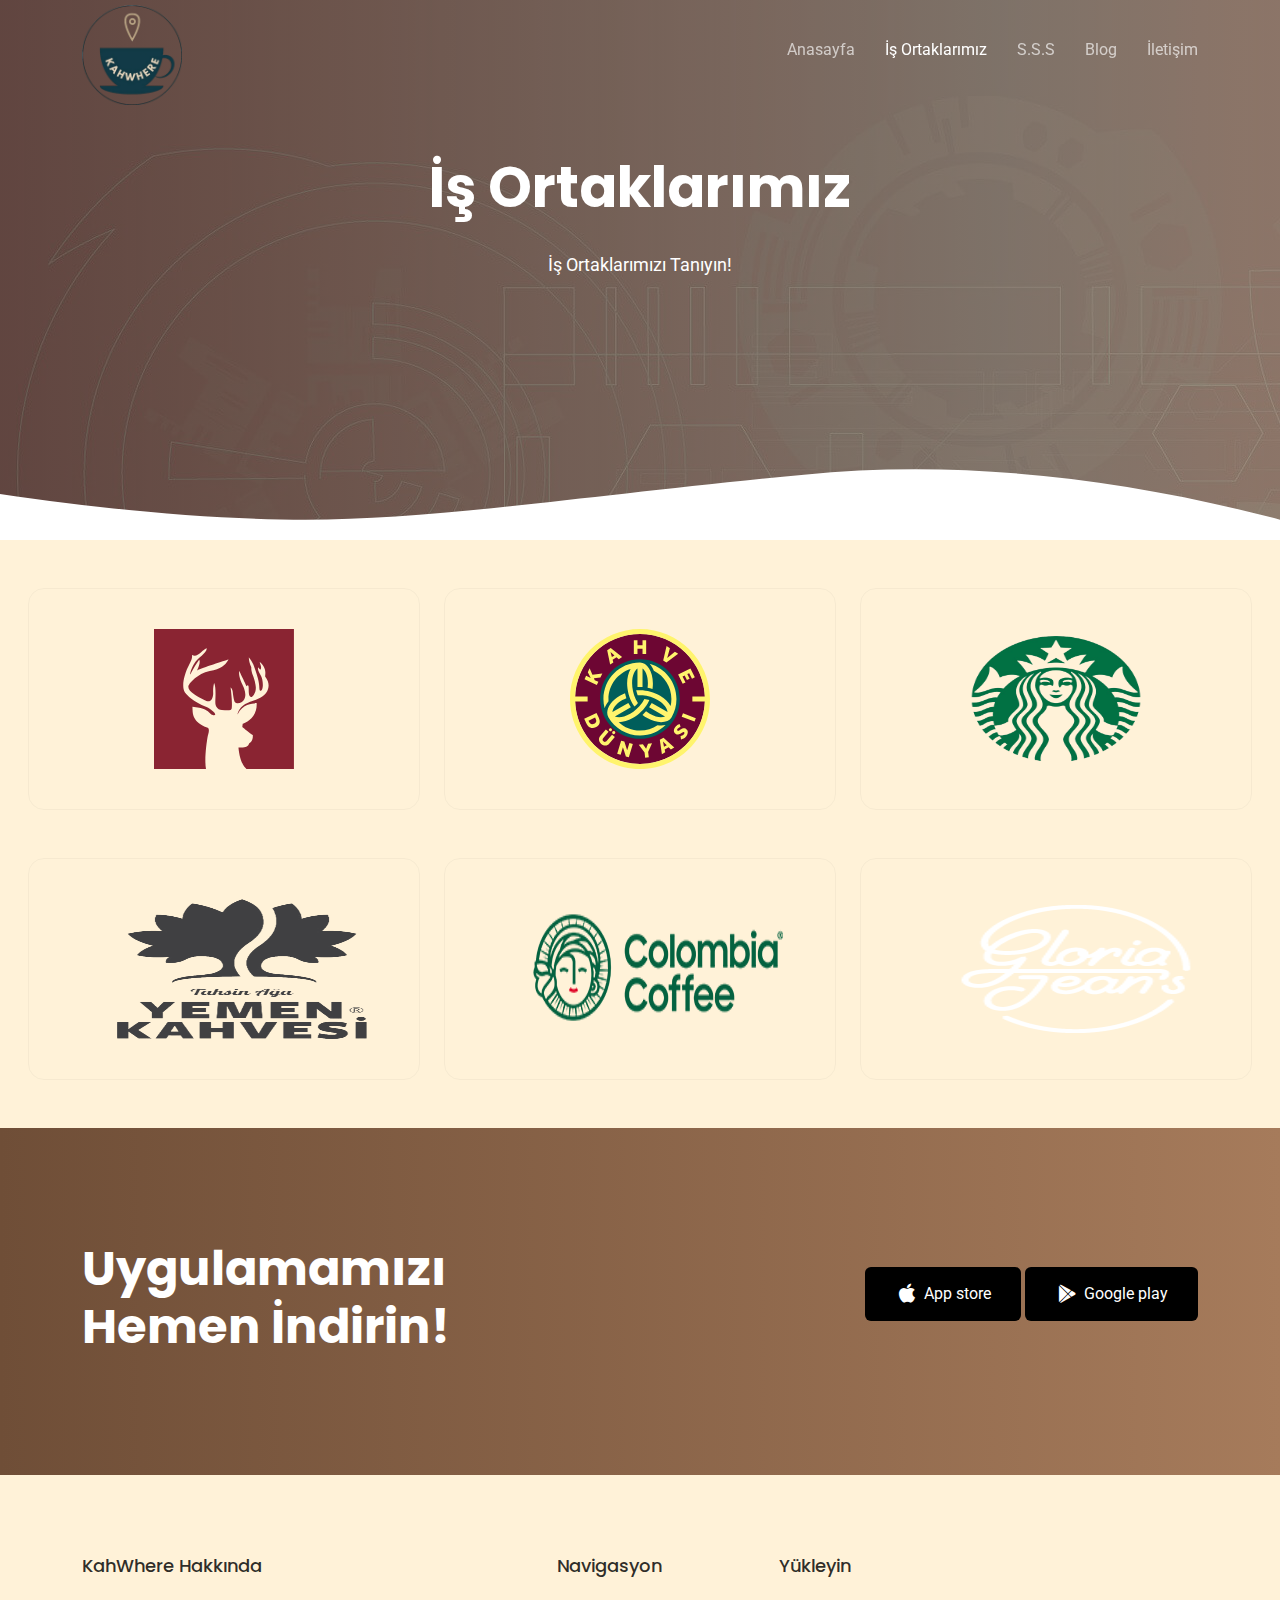
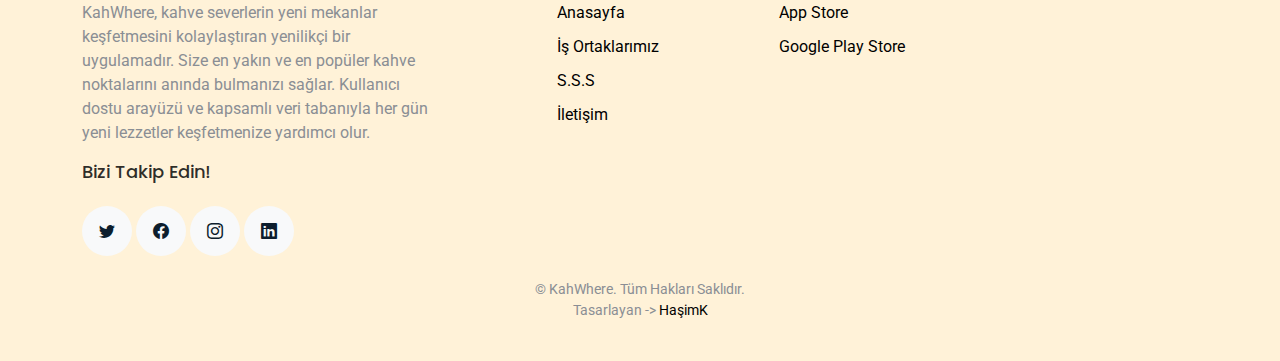
<file: features.html>
<!DOCTYPE html>
<html lang="en">

<head>
  <meta charset="utf-8">
  <meta content="width=device-width, initial-scale=1.0" name="viewport">

  <title>KahWhere - İş Ortaklarımız</title>
  <meta content="" name="description">
  <meta content="" name="keywords">

  <!-- Favicons -->
  <link href="assets/img/logo-1.png" rel="icon">
  <link href="assets/img/apple-touch-icon.png" rel="apple-touch-icon">

  <!-- Google Fonts -->
  <link href="https://fonts.googleapis.com/css?family=Roboto:300,300i,400,400i,500,500i,600,600i,700,700i|Poppins:300,300i,400,400i,500,500i,600,600i,700,700i" rel="stylesheet">

  <!-- Vendor CSS Files -->
  <link href="assets/vendor/aos/aos.css" rel="stylesheet">
  <link href="assets/vendor/bootstrap/css/bootstrap.min.css" rel="stylesheet">
  <link href="assets/vendor/bootstrap-icons/bootstrap-icons.css" rel="stylesheet">
  <link href="assets/vendor/boxicons/css/boxicons.min.css" rel="stylesheet">
  <link href="assets/vendor/swiper/swiper-bundle.min.css" rel="stylesheet">

  <!-- Template Main CSS File -->
  <link href="assets/css/style.css" rel="stylesheet">

</head>

<body>

  <!-- ======= Header ======= -->
  <header id="header" class="fixed-top d-flex align-items-center">
    <div class="container d-flex justify-content-between align-items-center">

      <div class="logo">
        <!-- <h1><a href="index.html">KahWhere</a></h1> -->
        <!-- Uncomment below if you prefer to use an image logo -->
        <a href="index.html"><img src="assets/img/logo-1.png" alt="logo" class="img-fluid" ></a>
      </div>

      <nav id="navbar" class="navbar">
        <ul>
          <li><a href="index.html">Anasayfa</a></li>
          <li><a class="active" href="features.html">İş Ortaklarımız</a></li>
          <li><a href="#">S.S.S</a></li>
          <li><a href="#">Blog</a></li>
          <!-- <li class="dropdown"><a href="#"><span>Drop Down</span> <i class="bi bi-chevron-down"></i></a>
            <ul>
              <li><a href="#">Drop Down 1</a></li>
              <li class="dropdown"><a href="#"><span>Deep Drop Down</span> <i class="bi bi-chevron-right"></i></a>
                <ul>
                  <li><a href="#">Deep Drop Down 1</a></li>
                  <li><a href="#">Deep Drop Down 2</a></li>
                  <li><a href="#">Deep Drop Down 3</a></li>
                  <li><a href="#">Deep Drop Down 4</a></li>
                  <li><a href="#">Deep Drop Down 5</a></li>
                </ul>
              </li>
              <li><a href="#">Drop Down 2</a></li>
              <li><a href="#">Drop Down 3</a></li>
              <li><a href="#">Drop Down 4</a></li>
            </ul>
          </li> -->
          <li><a href="contact.html">İletişim</a></li>
        </ul>
        <i class="bi bi-list mobile-nav-toggle"></i>
      </nav><!-- .navbar -->

    </div>
  </header><!-- End Header -->

  <main id="main">

    <!-- ======= Features Section ======= -->

    <section class="hero-section inner-page">
      <div class="wave">

        <svg width="1920px" height="265px" viewBox="0 0 1920 265" version="1.1" xmlns="http://www.w3.org/2000/svg" xmlns:xlink="http://www.w3.org/1999/xlink">
          <g id="Page-1" stroke="none" stroke-width="1" fill="none" fill-rule="evenodd">
            <g id="Apple-TV" transform="translate(0.000000, -402.000000)" fill="#FFFFFF">
              <path d="M0,439.134243 C175.04074,464.89273 327.944386,477.771974 458.710937,477.771974 C654.860765,477.771974 870.645295,442.632362 1205.9828,410.192501 C1429.54114,388.565926 1667.54687,411.092417 1920,477.771974 L1920,667 L1017.15166,667 L0,667 L0,439.134243 Z" id="Path"></path>
            </g>
          </g>
        </svg>

      </div>

      <div class="container">
        <div class="row align-items-center">
          <div class="col-12">
            <div class="row justify-content-center">
              <div class="col-md-7 text-center hero-text">
                <h1 data-aos="fade-up" data-aos-delay="">İş Ortaklarımız</h1>
                <p class="mb-5" data-aos="fade-up" data-aos-delay="100">İş Ortaklarımızı Tanıyın!</p>
              </div>
            </div>
          </div>
        </div>
      </div>

    </section>
    <div class="row my-5 mx-3">
      <div class="col-md-4 rounded">
        <div class="step">
          <img src="./assets/img/buckin.svg" alt="espresso" class="img">
        </div>
      </div>
      <div class="col-md-4 rounded">
        <div class="step">
          <img src="./assets/img/kahvedunyasi.svg" alt="espresso" class="img">
        </div>
      </div>
      <div class="col-md-4 rounded">
        <div class="step">
          <img src="./assets/img/star.png" alt="espresso" class="img">
        </div>
      </div>
      <div class="col-md-4 rounded mt-5">
        <div class="step">
          <img src="./assets/img/yemen.png" alt="espresso" class="ms-5 img">
        </div>
      </div>
      <div class="col-md-4 rounded mt-5">
        <div class="step">
          <img src="./assets/img/colombia.png" alt="espresso" class="ms-5 img">
        </div>
      </div>
      <div class="col-md-4 rounded mt-5">
        <div class="step">
          <img src="./assets/img/gloria.png" alt="espresso" class="ms-5 img">
        </div>
      </div>
    </div>

    <!-- ======= CTA Section ======= -->
    <section class="section cta-section">
      <div class="container">
        <div class="row align-items-center">
          <div class="col-md-6 me-auto text-center text-md-start mb-5 mb-md-0">
            <h2>Uygulamamızı Hemen İndirin!</h2>
          </div>
          <div class="col-md-5 text-center text-md-end">
            <p><a href="#" class="btn d-inline-flex align-items-center"><i class="bx bxl-apple"></i><span>App store</span></a> <a href="#" class="btn d-inline-flex align-items-center"><i class="bx bxl-play-store"></i><span>Google play</span></a></p>
          </div>
        </div>
      </div>
    </section><!-- End CTA Section -->
  </main><!-- End #main -->

  <!-- ======= Footer ======= -->
  <footer class="footer" role="contentinfo">
    <div class="container">
      <div class="row">
        <div class="col-md-4 mb-5 mb-md-0">
          <h3>KahWhere Hakkında</h3>
          <p>KahWhere, kahve severlerin yeni mekanlar keşfetmesini kolaylaştıran yenilikçi bir uygulamadır. Size en yakın ve en popüler kahve noktalarını anında bulmanızı sağlar. Kullanıcı dostu arayüzü ve kapsamlı veri tabanıyla her gün yeni lezzetler keşfetmenize yardımcı olur.</p>
          <h5>Bizi Takip Edin!</h5>
          <p class="social">
            <a href="#"><span class="bi bi-twitter"></span></a>
            <a href="#"><span class="bi bi-facebook"></span></a>
            <a href="#"><span class="bi bi-instagram"></span></a>
            <a href="#"><span class="bi bi-linkedin"></span></a>
          </p>
        </div>
        <div class="col-md-7 ms-auto">
          <div class="row site-section pt-0">
            <div class="col-md-4 mb-4 mb-md-0">
              <h3>Navigasyon</h3>
              <ul class="list-unstyled">
                <li><a href="index.html">Anasayfa</a></li>
                <li><a href="features.html">İş Ortaklarımız</a></li>
                <li><a href="#">S.S.S</a></li>
                <li><a href="contact.html">İletişim</a></li>
              </ul>
            </div>
            <!-- <div class="col-md-4 mb-4 mb-md-0">
              <h3>Services</h3>
              <ul class="list-unstyled">
                <li><a href="#">Team</a></li>
                <li><a href="#">Collaboration</a></li>
                <li><a href="#">Todos</a></li>
                <li><a href="#">Events</a></li>
              </ul>
            </div> -->
            <div class="col-md-4 mb-4 mb-md-0">
              <h3>Yükleyin</h3>
              <ul class="list-unstyled">
                <li><a href="#">App Store</a></li>
                <li><a href="#">Google Play Store</a></li>
              </ul>
            </div>
          </div>
        </div>
      </div>

      <div class="row justify-content-center text-center">
        <div class="col-md-7">
          <p class="copyright">&copy; KahWhere. Tüm Hakları Saklıdır.</p>
          <div class="credits">

            Tasarlayan -> <a href="https://hasimkilicdev.vercel.app/">HaşimK</a>
          </div>
        </div>
      </div>

    </div>
  </footer>

  <a href="#" class="back-to-top d-flex align-items-center justify-content-center"><i class="bi bi-arrow-up-short"></i></a>

  <!-- Vendor JS Files -->
  <script src="assets/vendor/aos/aos.js"></script>
  <script src="assets/vendor/bootstrap/js/bootstrap.bundle.min.js"></script>
  <script src="assets/vendor/swiper/swiper-bundle.min.js"></script>
  <script src="assets/vendor/php-email-form/validate.js"></script>

  <!-- Template Main JS File -->
  <script src="assets/js/main.js"></script>

</body>

</html>
</file>
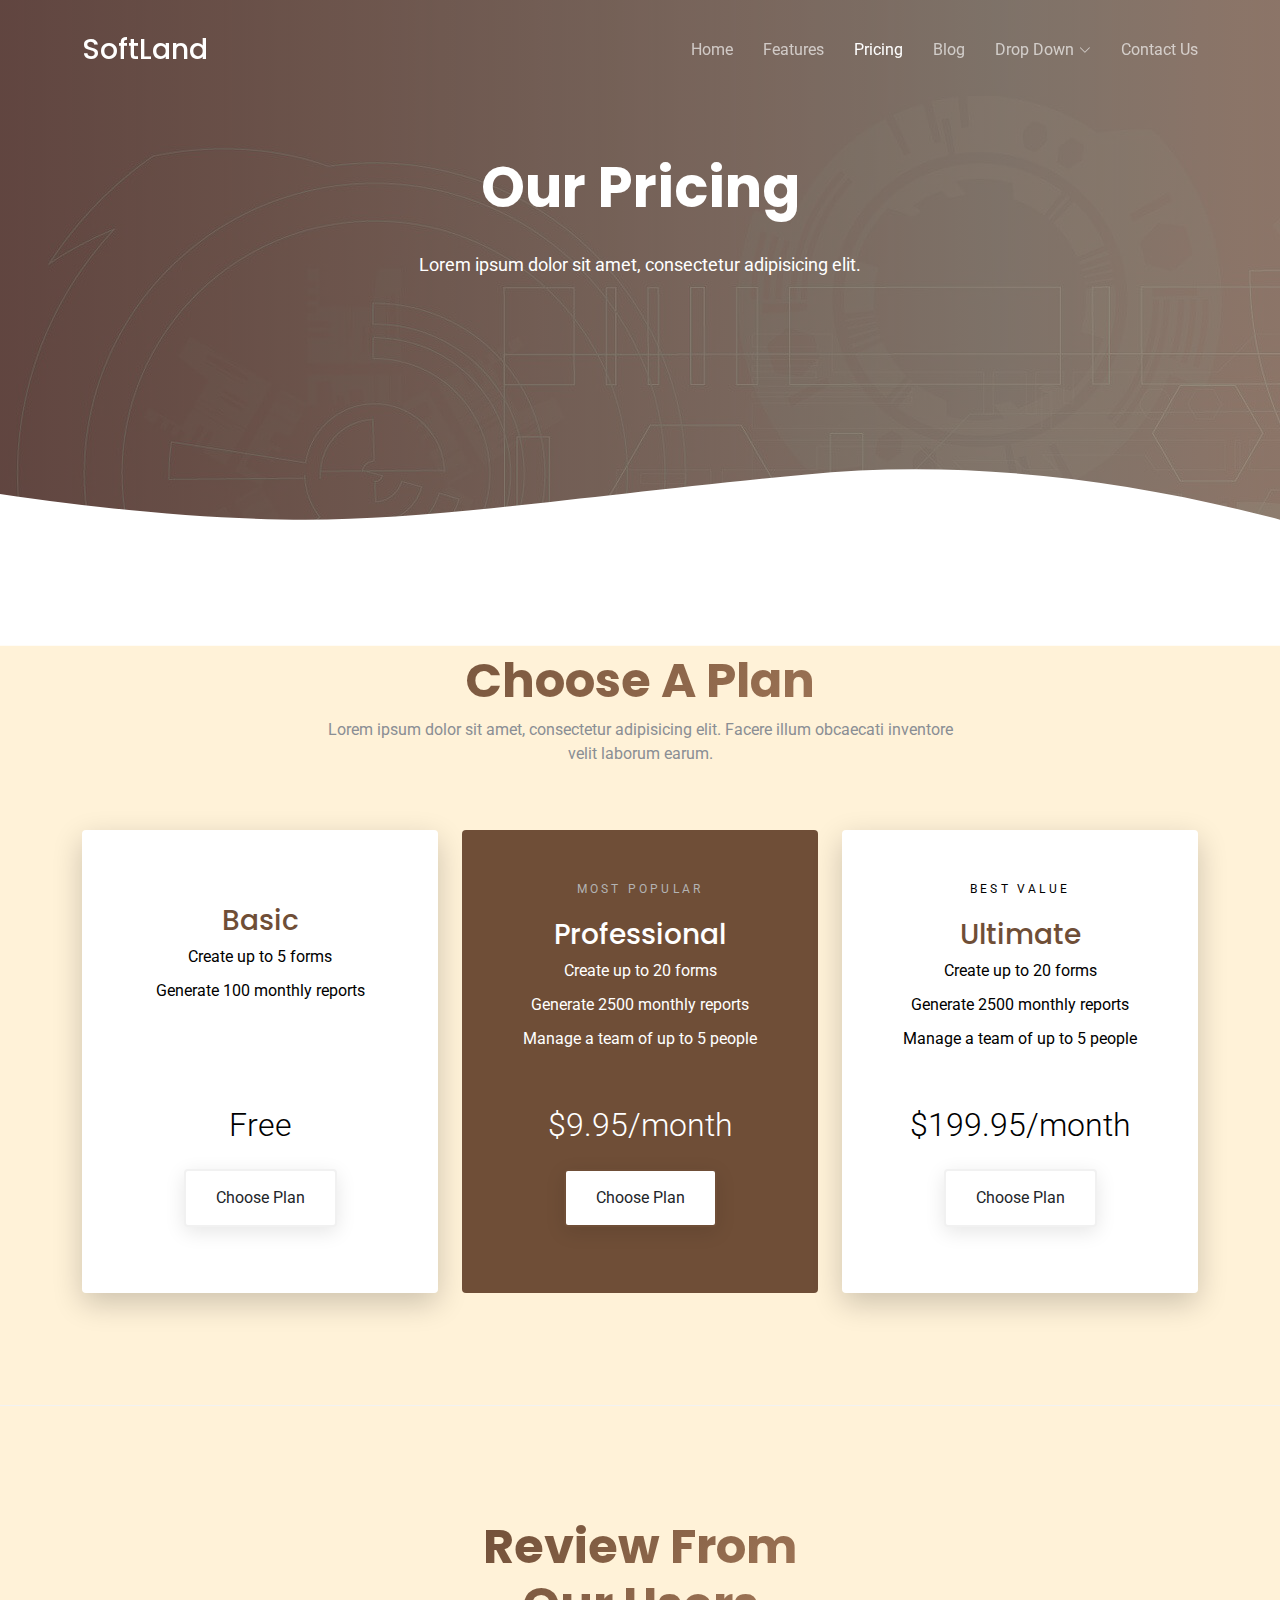
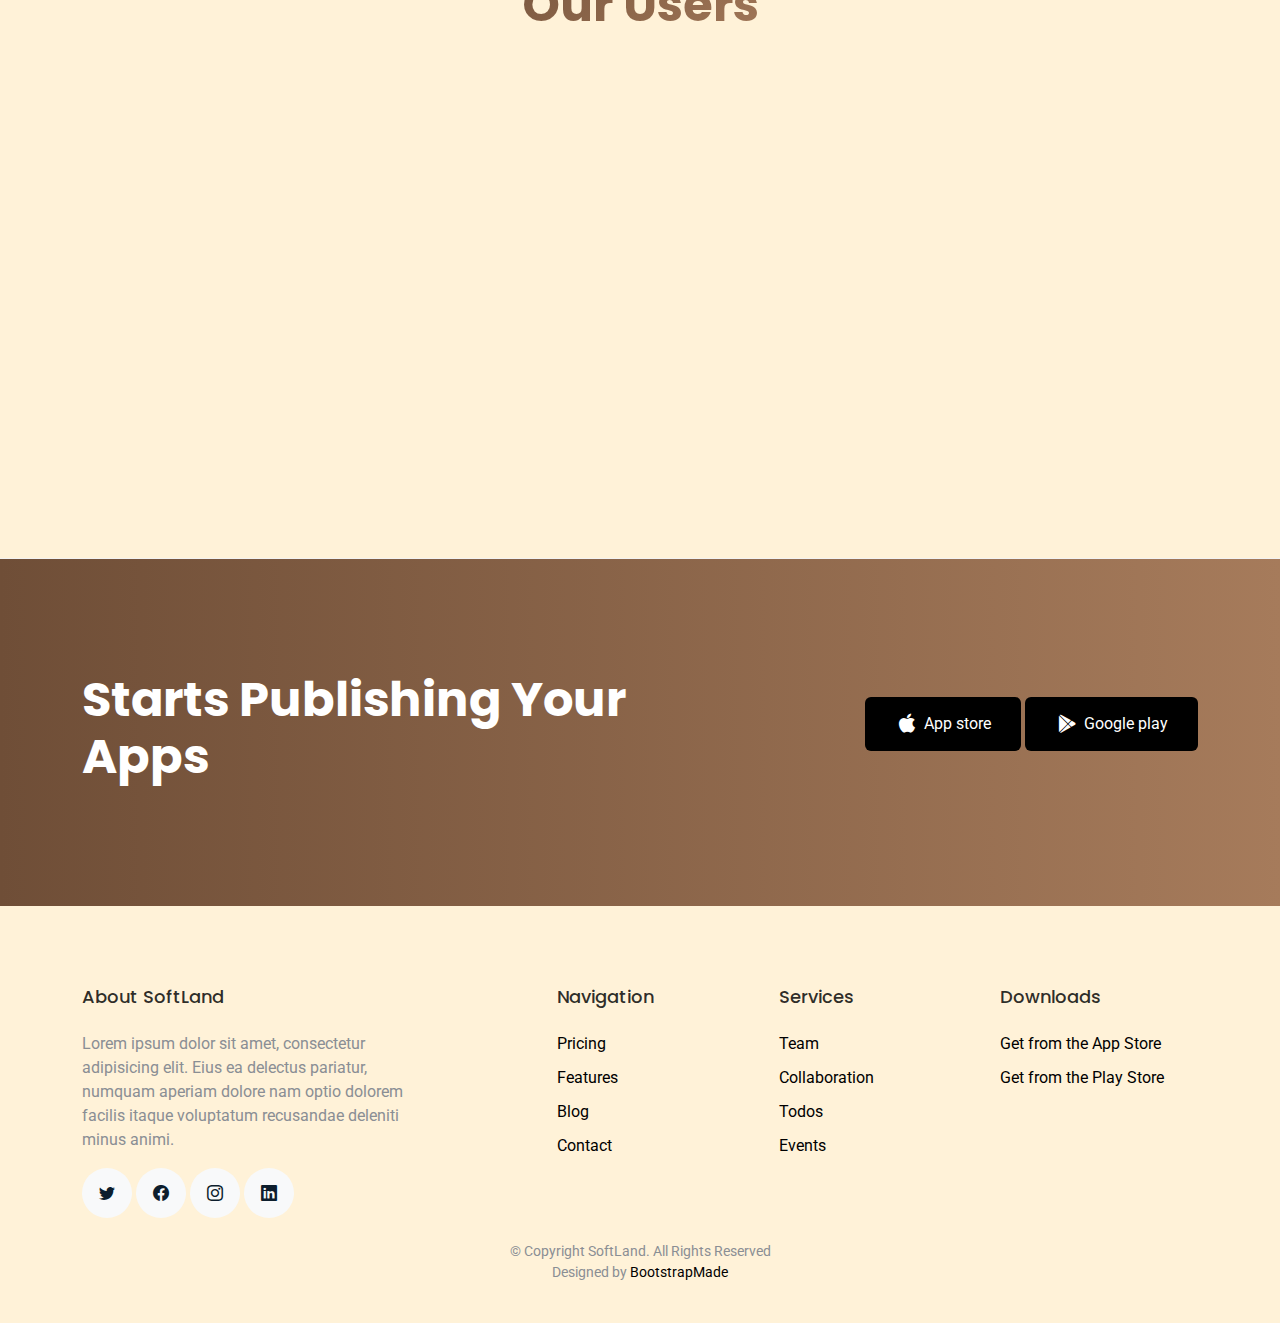
<file: pricing.html>
<!DOCTYPE html>
<html lang="en">

<head>
  <meta charset="utf-8">
  <meta content="width=device-width, initial-scale=1.0" name="viewport">

  <title>SoftLand Bootstrap Template - Pricing</title>
  <meta content="" name="description">
  <meta content="" name="keywords">

  <!-- Favicons -->
  <link href="assets/img/favicon.png" rel="icon">
  <link href="assets/img/apple-touch-icon.png" rel="apple-touch-icon">

  <!-- Google Fonts -->
  <link href="https://fonts.googleapis.com/css?family=Roboto:300,300i,400,400i,500,500i,600,600i,700,700i|Poppins:300,300i,400,400i,500,500i,600,600i,700,700i" rel="stylesheet">

  <!-- Vendor CSS Files -->
  <link href="assets/vendor/aos/aos.css" rel="stylesheet">
  <link href="assets/vendor/bootstrap/css/bootstrap.min.css" rel="stylesheet">
  <link href="assets/vendor/bootstrap-icons/bootstrap-icons.css" rel="stylesheet">
  <link href="assets/vendor/boxicons/css/boxicons.min.css" rel="stylesheet">
  <link href="assets/vendor/swiper/swiper-bundle.min.css" rel="stylesheet">

  <!-- Template Main CSS File -->
  <link href="assets/css/style.css" rel="stylesheet">

  <!-- =======================================================
  * Template Name: SoftLand
  * Template URL: https://bootstrapmade.com/softland-bootstrap-app-landing-page-template/
  * Updated: Mar 17 2024 with Bootstrap v5.3.3
  * Author: BootstrapMade.com
  * License: https://bootstrapmade.com/license/
  ======================================================== -->
</head>

<body>

  <!-- ======= Header ======= -->
  <header id="header" class="fixed-top d-flex align-items-center">
    <div class="container d-flex justify-content-between align-items-center">

      <div class="logo">
        <h1><a href="index.html">SoftLand</a></h1>
        <!-- Uncomment below if you prefer to use an image logo -->
        <!-- <a href="index.html"><img src="assets/img/logo.png" alt="" class="img-fluid"></a>-->
      </div>

      <nav id="navbar" class="navbar">
        <ul>
          <li><a class="" href="index.html">Home</a></li>
          <li><a href="features.html">Features</a></li>
          <li><a class="active" href="pricing.html">Pricing</a></li>
          <li><a href="blog.html">Blog</a></li>
          <li class="dropdown"><a href="#"><span>Drop Down</span> <i class="bi bi-chevron-down"></i></a>
            <ul>
              <li><a href="#">Drop Down 1</a></li>
              <li class="dropdown"><a href="#"><span>Deep Drop Down</span> <i class="bi bi-chevron-right"></i></a>
                <ul>
                  <li><a href="#">Deep Drop Down 1</a></li>
                  <li><a href="#">Deep Drop Down 2</a></li>
                  <li><a href="#">Deep Drop Down 3</a></li>
                  <li><a href="#">Deep Drop Down 4</a></li>
                  <li><a href="#">Deep Drop Down 5</a></li>
                </ul>
              </li>
              <li><a href="#">Drop Down 2</a></li>
              <li><a href="#">Drop Down 3</a></li>
              <li><a href="#">Drop Down 4</a></li>
            </ul>
          </li>
          <li><a href="contact.html">Contact Us</a></li>
        </ul>
        <i class="bi bi-list mobile-nav-toggle"></i>
      </nav><!-- .navbar -->

    </div>
  </header><!-- End Header -->

  <main id="main">

    <!-- ======= FeatPricingures Section ======= -->
    <div class="hero-section inner-page">
      <div class="wave">

        <svg width="1920px" height="265px" viewBox="0 0 1920 265" version="1.1" xmlns="http://www.w3.org/2000/svg" xmlns:xlink="http://www.w3.org/1999/xlink">
          <g id="Page-1" stroke="none" stroke-width="1" fill="none" fill-rule="evenodd">
            <g id="Apple-TV" transform="translate(0.000000, -402.000000)" fill="#FFFFFF">
              <path d="M0,439.134243 C175.04074,464.89273 327.944386,477.771974 458.710937,477.771974 C654.860765,477.771974 870.645295,442.632362 1205.9828,410.192501 C1429.54114,388.565926 1667.54687,411.092417 1920,477.771974 L1920,667 L1017.15166,667 L0,667 L0,439.134243 Z" id="Path"></path>
            </g>
          </g>
        </svg>

      </div>

      <div class="container">
        <div class="row align-items-center">
          <div class="col-12">
            <div class="row justify-content-center">
              <div class="col-md-7 text-center hero-text">
                <h1 data-aos="fade-up" data-aos-delay="">Our Pricing</h1>
                <p class="mb-5" data-aos="fade-up" data-aos-delay="100">Lorem ipsum dolor sit amet, consectetur adipisicing elit.</p>
              </div>
            </div>
          </div>
        </div>
      </div>

    </div>

    <section class="section">
      <div class="container">

        <div class="row justify-content-center text-center">
          <div class="col-md-7 mb-5">
            <h2 class="section-heading">Choose A Plan</h2>
            <p>Lorem ipsum dolor sit amet, consectetur adipisicing elit. Facere illum obcaecati inventore velit laborum earum.</p>
          </div>
        </div>
        <div class="row align-items-stretch">

          <div class="col-lg-4 mb-4 mb-lg-0">
            <div class="pricing h-100 text-center">
              <span>&nbsp;</span>
              <h3>Basic</h3>
              <ul class="list-unstyled">
                <li>Create up to 5 forms</li>
                <li>Generate 100 monthly reports</li>
              </ul>
              <div class="price-cta">
                <strong class="price">Free</strong>
                <p><a href="#" class="btn btn-white">Choose Plan</a></p>
              </div>
            </div>
          </div>
          <div class="col-lg-4 mb-4 mb-lg-0">
            <div class="pricing h-100 text-center popular">
              <span class="popularity">Most Popular</span>
              <h3>Professional</h3>
              <ul class="list-unstyled">
                <li>Create up to 20 forms</li>
                <li>Generate 2500 monthly reports</li>
                <li>Manage a team of up to 5 people</li>
              </ul>
              <div class="price-cta">
                <strong class="price">$9.95/month</strong>
                <p><a href="#" class="btn btn-white">Choose Plan</a></p>
              </div>
            </div>
          </div>
          <div class="col-lg-4 mb-4 mb-lg-0">
            <div class="pricing h-100 text-center">
              <span class="popularity">Best Value</span>
              <h3>Ultimate</h3>
              <ul class="list-unstyled">
                <li>Create up to 20 forms</li>
                <li>Generate 2500 monthly reports</li>
                <li>Manage a team of up to 5 people</li>
              </ul>
              <div class="price-cta">
                <strong class="price">$199.95/month</strong>
                <p><a href="#" class="btn btn-white">Choose Plan</a></p>
              </div>
            </div>
          </div>
        </div>
      </div>
    </section>

    <!-- ======= Testimonials Section ======= -->
    <section class="section border-top border-bottom">
      <div class="container">
        <div class="row justify-content-center text-center mb-5">
          <div class="col-md-4">
            <h2 class="section-heading">Review From Our Users</h2>
          </div>
        </div>
        <div class="row justify-content-center text-center">
          <div class="col-md-7">

            <div class="testimonials-slider swiper" data-aos="fade-up" data-aos-delay="100">
              <div class="swiper-wrapper">

                <div class="swiper-slide">
                  <div class="review text-center">
                    <p class="stars">
                      <span class="bi bi-star-fill"></span>
                      <span class="bi bi-star-fill"></span>
                      <span class="bi bi-star-fill"></span>
                      <span class="bi bi-star-fill"></span>
                      <span class="bi bi-star-fill muted"></span>
                    </p>
                    <h3>Excellent App!</h3>
                    <blockquote>
                      <p>Lorem ipsum dolor sit amet, consectetur adipisicing elit. Eius ea delectus pariatur, numquam
                        aperiam dolore nam optio dolorem facilis itaque voluptatum recusandae deleniti minus animi,
                        provident voluptates consectetur maiores quos.</p>
                    </blockquote>

                    <p class="review-user">
                      <img src="assets/img/person_1.jpg" alt="Image" class="img-fluid rounded-circle mb-3">
                      <span class="d-block">
                        <span class="text-black">Jean Doe</span>, &mdash; App User
                      </span>
                    </p>

                  </div>
                </div><!-- End testimonial item -->

                <div class="swiper-slide">
                  <div class="review text-center">
                    <p class="stars">
                      <span class="bi bi-star-fill"></span>
                      <span class="bi bi-star-fill"></span>
                      <span class="bi bi-star-fill"></span>
                      <span class="bi bi-star-fill"></span>
                      <span class="bi bi-star-fill muted"></span>
                    </p>
                    <h3>This App is easy to use!</h3>
                    <blockquote>
                      <p>Lorem ipsum dolor sit amet, consectetur adipisicing elit. Eius ea delectus pariatur, numquam
                        aperiam dolore nam optio dolorem facilis itaque voluptatum recusandae deleniti minus animi,
                        provident voluptates consectetur maiores quos.</p>
                    </blockquote>

                    <p class="review-user">
                      <img src="assets/img/person_2.jpg" alt="Image" class="img-fluid rounded-circle mb-3">
                      <span class="d-block">
                        <span class="text-black">Johan Smith</span>, &mdash; App User
                      </span>
                    </p>

                  </div>
                </div><!-- End testimonial item -->

                <div class="swiper-slide">
                  <div class="review text-center">
                    <p class="stars">
                      <span class="bi bi-star-fill"></span>
                      <span class="bi bi-star-fill"></span>
                      <span class="bi bi-star-fill"></span>
                      <span class="bi bi-star-fill"></span>
                      <span class="bi bi-star-fill muted"></span>
                    </p>
                    <h3>Awesome functionality!</h3>
                    <blockquote>
                      <p>Lorem ipsum dolor sit amet, consectetur adipisicing elit. Eius ea delectus pariatur, numquam
                        aperiam dolore nam optio dolorem facilis itaque voluptatum recusandae deleniti minus animi,
                        provident voluptates consectetur maiores quos.</p>
                    </blockquote>

                    <p class="review-user">
                      <img src="assets/img/person_3.jpg" alt="Image" class="img-fluid rounded-circle mb-3">
                      <span class="d-block">
                        <span class="text-black">Jean Thunberg</span>, &mdash; App User
                      </span>
                    </p>

                  </div>
                </div><!-- End testimonial item -->

              </div>
              <div class="swiper-pagination"></div>
            </div>
          </div>
        </div>
      </div>
    </section><!-- End Testimonials Section -->

    <!-- ======= CTA Section ======= -->
    <section class="section cta-section">
      <div class="container">
        <div class="row align-items-center">
          <div class="col-md-6 me-auto text-center text-md-start mb-5 mb-md-0">
            <h2>Starts Publishing Your Apps</h2>
          </div>
          <div class="col-md-5 text-center text-md-end">
            <p><a href="#" class="btn d-inline-flex align-items-center"><i class="bx bxl-apple"></i><span>App store</span></a> <a href="#" class="btn d-inline-flex align-items-center"><i class="bx bxl-play-store"></i><span>Google play</span></a></p>
          </div>
        </div>
      </div>
    </section><!-- End CTA Section -->

  </main><!-- End #main -->

  <!-- ======= Footer ======= -->
  <footer class="footer" role="contentinfo">
    <div class="container">
      <div class="row">
        <div class="col-md-4 mb-4 mb-md-0">
          <h3>About SoftLand</h3>
          <p>Lorem ipsum dolor sit amet, consectetur adipisicing elit. Eius ea delectus pariatur, numquam aperiam
            dolore nam optio dolorem facilis itaque voluptatum recusandae deleniti minus animi.</p>
          <p class="social">
            <a href="#"><span class="bi bi-twitter"></span></a>
            <a href="#"><span class="bi bi-facebook"></span></a>
            <a href="#"><span class="bi bi-instagram"></span></a>
            <a href="#"><span class="bi bi-linkedin"></span></a>
          </p>
        </div>
        <div class="col-md-7 ms-auto">
          <div class="row site-section pt-0">
            <div class="col-md-4 mb-4 mb-md-0">
              <h3>Navigation</h3>
              <ul class="list-unstyled">
                <li><a href="#">Pricing</a></li>
                <li><a href="#">Features</a></li>
                <li><a href="#">Blog</a></li>
                <li><a href="#">Contact</a></li>
              </ul>
            </div>
            <div class="col-md-4 mb-4 mb-md-0">
              <h3>Services</h3>
              <ul class="list-unstyled">
                <li><a href="#">Team</a></li>
                <li><a href="#">Collaboration</a></li>
                <li><a href="#">Todos</a></li>
                <li><a href="#">Events</a></li>
              </ul>
            </div>
            <div class="col-md-4 mb-4 mb-md-0">
              <h3>Downloads</h3>
              <ul class="list-unstyled">
                <li><a href="#">Get from the App Store</a></li>
                <li><a href="#">Get from the Play Store</a></li>
              </ul>
            </div>
          </div>
        </div>
      </div>

      <div class="row justify-content-center text-center">
        <div class="col-md-7">
          <p class="copyright">&copy; Copyright SoftLand. All Rights Reserved</p>
          <div class="credits">
            <!--
            All the links in the footer should remain intact.
            You can delete the links only if you purchased the pro version.
            Licensing information: https://bootstrapmade.com/license/
            Purchase the pro version with working PHP/AJAX contact form: https://bootstrapmade.com/buy/?theme=SoftLand
          -->
            Designed by <a href="https://bootstrapmade.com/">BootstrapMade</a>
          </div>
        </div>
      </div>

    </div>
  </footer>

  <a href="#" class="back-to-top d-flex align-items-center justify-content-center"><i class="bi bi-arrow-up-short"></i></a>

  <!-- Vendor JS Files -->
  <script src="assets/vendor/aos/aos.js"></script>
  <script src="assets/vendor/bootstrap/js/bootstrap.bundle.min.js"></script>
  <script src="assets/vendor/swiper/swiper-bundle.min.js"></script>
  <script src="assets/vendor/php-email-form/validate.js"></script>

  <!-- Template Main JS File -->
  <script src="assets/js/main.js"></script>

</body>

</html>
</file>
<file: assets/css/style.css>
/*--------------------------------------------------------------
# General
--------------------------------------------------------------*/
html {
  overflow-x: hidden;
}

body {
  font-family: "Roboto", sans-serif;
  color: #8a8e94;
  line-height: 1.5;
  background-color: #FFF2D8;
}

a {
  color: #777;
  text-decoration: none;
  transition: 0.3s all ease;
}

a:hover {
  color: #000000b4;
}

h1,
h2,
h3,
h4,
h5,
h6,
.font-heading {
  font-family: "Poppins", sans-serif;
  color: #000000d2;
}

.container {
  z-index: 2;
  position: relative;
}

.text-black {
  color: #000 !important;
}

.text-primary {
  color: #6F4E37 !important; /* #2d71a1 */
}

.border-top {
  border-top: 1px solid #f2f2f2 !important;
}

.border-bottom {
  border-bottom: 1px solid #f2f2f2 !important;
}

figure figcaption {
  margin-top: 0.5rem;
  font-style: italic;
  font-size: 0.8rem;
}

section {
  overflow: hidden;
}

.section {
  padding: 7rem 0;
}

.section-heading {
  font-size: 3rem;
  font-weight: 700;
  background: linear-gradient(-45deg, #A67B5B, #6F4E37);
  -webkit-background-clip: text;
  -webkit-text-fill-color: transparent;
}

/*--------------------------------------------------------------
# Back to top button
--------------------------------------------------------------*/
.back-to-top {
  position: fixed;
  visibility: hidden;
  opacity: 0;
  right: 15px;
  bottom: 15px;
  z-index: 996;
  background: #6F4E37;
  width: 40px;
  height: 40px;
  border-radius: 50px;
  transition: all 0.4s;
}

.back-to-top i {
  font-size: 28px;
  color: #fff;
  line-height: 0;
}

.back-to-top:hover {
  background: #6F4E37;
  color: #fff;
}

.back-to-top.active {
  visibility: visible;
  opacity: 1;
}

/* Default btn sre-tyling */
.btn {
  border: none;
  padding: 15px 30px !important;
}

.btn.btn-outline-white {
  border: 2px solid #fff;
  background: none;
  color: #fff;
}

.btn.btn-outline-white:hover {
  background: #fff;
  color: #6F4E37;
}

.btn.btn-primary {
  background: #6F4E37;
  background: linear-gradient(-45deg, #6F4E37, #6F4E37);
  color: #fff;
  box-shadow: 0 10px 30px 0 rgba(0, 0, 0, 0.15);
}

/* Feature 1 */
.feature-1 .wrap-icon {
  margin: 0 auto;
  height: 100px;
  width: 100px;
  border-radius: 50%;
  position: relative;
  margin-bottom: 30px;
  box-shadow: 0 15px 30px 0 rgba(0, 0, 0, 0.2);
  display: inline-flex;
  align-items: center;
  justify-content: center;
}

.feature-1 .wrap-icon.icon-1 {
  background: linear-gradient(-45deg, #6F4E37, #2d71a2);
}

.feature-1 .wrap-icon i {
  font-size: 40px;
  line-height: 0;
  color: #fff;
}

.feature-1 h3 {
  font-size: 20px;
}

.feature-1 p {
  color: #b1b1b1;
}

/* Step */
.step { 
  border: 1px solid #3333330b;
  padding: 40px;
  border-radius: 16px;
  background: transparent;
}
.step .img{
  width: 250px;
  height: 140px;
  margin: 0 auto;
  display: flex;
  justify-content: center;
  align-items: center;
}
/* Review */
.review h3 {
  font-size: 22px;
}

.review p {
  line-height: 1.8;
  font-style: italic;
  color: #333333;
}

.review .stars span {
  color: #FF8803;
}

.review .stars .muted {
  color: #ccc;
}

.review .review-user img {
  width: 70px;
  margin: 0 auto;
}

/* Testimonial Carousel */
.testimonials-slider .swiper-pagination {
  margin-top: 20px;
  position: relative;
}

.testimonials-slider .swiper-pagination .swiper-pagination-bullet {
  width: 12px;
  height: 12px;
  background-color: #fff;
  opacity: 1;
  border: 1px solid #6F4E37;
}

.testimonials-slider .swiper-pagination .swiper-pagination-bullet-active {
  background-color: #6F4E37;
}

/* Pricing */
.pricing {
  padding: 50px;
  background: linear-gradient(-45deg, #6F4E37, #6F4E37);
  color: #fff;
  padding-bottom: 12rem !important;
  position: relative;
  border-radius: 4px;
  color: #000000;
  background: #fff;
  box-shadow: 0 10px 30px 0 rgba(0, 0, 0, 0.2);
}

.pricing h3 {
  color: #6F4E37;
}

.pricing .price-cta {
  text-decoration: none;
  position: absolute;
  bottom: 50px;
  width: 100%;
  text-align: center;
  left: 0;
}

.pricing .price-cta .price {
  display: block;
  margin-bottom: 20px;
  font-size: 2rem;
  font-weight: 300;
}

.pricing .popularity {
  text-transform: uppercase;
  font-size: 12px;
  letter-spacing: 0.2rem;
  display: block;
  margin-bottom: 20px;
}

.pricing ul {
  margin-bottom: 50px;
}

.pricing ul li {
  margin-bottom: 10px;
}

.pricing .btn-white {
  background: #fff;
  border: 2px solid rgb(241, 241, 241);
  border-radius: 4px;
  box-shadow: 0 5px 20px 0 rgba(0, 0, 0, 0.1);
}

.pricing .btn-white:hover {
  color: #6F4E37;
}

.pricing.popular {
  background: #fff;
  box-shadow: 0 10px 30px 0 rgba(0, 0, 0, 0.2);
  color: #000000;
  background: linear-gradient(-45deg, #6F4E37, #6F4E37);
  color: #fff;
  box-shadow: none;
}

.pricing.popular .popularity {
  color: #b3b3b3;
}

.pricing.popular h3 {
  color: #fff;
  background: none;
}

.pricing.popular .btn-white {
  border: 2px solid #6F4E37;
}

/* CTA Section */
.cta-section {
  background: linear-gradient(to right, #6F4E37 0%, #A67B5B 100%);
  color: #fff;
}

.cta-section h2 {
  color: #fff;
  font-size: 3rem;
  font-weight: 700;
}

@media screen and (max-width: 768px) {
  .cta-section h2 {
    font-size: 2rem;
  }
}

.cta-section .btn {
  background: #000000;
  color: #fff;
}

.cta-section .btn i {
  margin-right: 5px;
  font-size: 24px;
  line-height: 0;
}

/* Contact Form */
.form-control {
  height: 48px;
  border-radius: 0;
  border: 1px solid #dae0e5;
}

.form-control:active,
.form-control:focus {
  outline: none;
  box-shadow: none;
  border: 1px solid #6F4E37;
}

.php-email-form .validate {
  display: none;
  color: red;
  margin: 0 0 15px 0;
  font-weight: 400;
  font-size: 13px;
}

.php-email-form .error-message {
  display: none;
  color: #fff;
  background: #ed3c0d;
  text-align: left;
  padding: 15px;
  font-weight: 600;
}

.php-email-form .error-message br+br {
  margin-top: 25px;
}

.php-email-form .sent-message {
  display: none;
  color: #fff;
  background: #18d26e;
  text-align: center;
  padding: 15px;
  font-weight: 600;
}

.php-email-form .loading {
  display: none;
  background: #fff;
  text-align: center;
  padding: 15px;
}

.php-email-form .loading:before {
  content: "";
  display: inline-block;
  border-radius: 50%;
  width: 24px;
  height: 24px;
  margin: 0 10px -6px 0;
  border: 3px solid #18d26e;
  border-top-color: #eee;
  animation: animate-loading 1s linear infinite;
}

.php-email-form textarea {
  min-height: 160px;
}

@keyframes animate-loading {
  0% {
    transform: rotate(0deg);
  }

  100% {
    transform: rotate(360deg);
  }
}

/* Blog */
.post-entry {
  margin-bottom: 60px;
}

.post-entry .post-text .post-meta {
  text-decoration: none;
  color: #ccc;
  font-size: 13px;
  display: block;
  margin-bottom: 10px;
}

.post-entry .post-text h3 {
  font-size: 20px;
  color: #000000;
}

.post-entry .post-text h3 a {
  text-decoration: none;
  color: #000000;
}

.post-entry .post-text h3 a:hover {
  text-decoration: none;
  color: #6F4E37;
}

.post-entry .post-text .readmore {
  color: #6F4E37;
}

.sidebar-box {
  margin-bottom: 30px;
  padding: 25px;
  font-size: 15px;
  width: 100%;
  float: left;
  background: #fff;
}

.sidebar-box *:last-child {
  margin-bottom: 0;
}

.sidebar-box h3 {
  font-size: 18px;
  margin-bottom: 15px;
}

.categories li,
.sidelink li {
  position: relative;
  margin-bottom: 10px;
  padding-bottom: 10px;
  border-bottom: 1px dotted gray("300");
  list-style: none;
}

.categories li:last-child,
.sidelink li:last-child {
  margin-bottom: 0;
  border-bottom: none;
  padding-bottom: 0;
}

.categories li a,
.sidelink li a {
  text-decoration: none;
  display: block;
}

.categories li a span,
.sidelink li a span {
  position: absolute;
  right: 0;
  top: 0;
  color: #ccc;
}

.categories li.active a,
.sidelink li.active a {
  text-decoration: none;
  color: #000000;
  font-style: italic;
}

.comment-form-wrap {
  clear: both;
}

.comment-list {
  padding: 0;
  margin: 0;
}

.comment-list .children {
  padding: 50px 0 0 40px;
  margin: 0;
  float: left;
  width: 100%;
}

.comment-list li {
  padding: 0;
  margin: 0 0 30px 0;
  float: left;
  width: 100%;
  clear: both;
  list-style: none;
}

.comment-list li .vcard {
  width: 80px;
  float: left;
}

.comment-list li .vcard img {
  width: 50px;
  border-radius: 50%;
}

.comment-list li .comment-body {
  float: right;
  width: calc(100% - 80px);
}

.comment-list li .comment-body h3 {
  font-size: 20px;
}

.comment-list li .comment-body .meta {
  text-decoration: none;
  text-transform: uppercase;
  font-size: 13px;
  letter-spacing: 0.1em;
  color: #ccc;
}

.comment-list li .comment-body .reply {
  padding: 5px 10px;
  background: #e6e6e6;
  color: #000000;
  text-transform: uppercase;
  font-size: 14px;
}

.comment-list li .comment-body .reply:hover {
  color: #000000;
  background: #e3e3e3;
}

.search-form {
  background: #f7f7f7;
  padding: 10px;
}

.search-form .form-group {
  position: relative;
}

.search-form .form-group input {
  padding-right: 50px;
}

.search-form .icon {
  position: absolute;
  top: 50%;
  right: 20px;
  transform: translateY(-50%);
}

/*--------------------------------------------------------------
# Header
--------------------------------------------------------------*/
#header {
  height: 100px;
  transition: all 0.5s;
  z-index: 997;
  transition: all 0.5s;
}

#header.header-scrolled {
  background: rgba(111, 78, 55,0.6);
  height: 100px;
}
#header.header-scrolled .logo img{
  height: 80px;
  margin-top: 0px;
}


#header .logo h1 {
  font-size: 28px;
  margin: 0;
  padding: 4px 0;
  line-height: 1;
  font-weight: 500;
}

#header .logo h1 a,
#header .logo h1 a:hover {
  color: #fff;
  text-decoration: none;
}

#header .logo img {
  padding: 0;
  margin: 0;
  max-height: 100px;
  margin-top: 10px;
}

/*--------------------------------------------------------------
# Navigation Menu
--------------------------------------------------------------*/
/**
* Desktop Navigation 
*/
.navbar {
  padding: 0;
}

.navbar ul {
  margin: 0;
  padding: 0;
  display: flex;
  list-style: none;
  align-items: center;
}

.navbar li {
  position: relative;
}

.navbar a,
.navbar a:focus {
  display: flex;
  align-items: center;
  justify-content: space-between;
  padding: 10px 0 10px 30px;
  font-size: 16px;
  font-weight: 400;
  color: rgba(255, 255, 255, 0.65);
  white-space: nowrap;
  transition: 0.3s;
}

.navbar a i,
.navbar a:focus i {
  font-size: 12px;
  line-height: 0;
  margin-left: 5px;
}

.navbar a:hover,
.navbar .active,
.navbar .active:focus,
.navbar li:hover>a {
  color: #fff;
}

.navbar .dropdown ul {
  display: block;
  position: absolute;
  left: 14px;
  top: calc(100% + 30px);
  margin: 0;
  padding: 10px 0;
  z-index: 99;
  opacity: 0;
  visibility: hidden;
  background: #fff;
  box-shadow: 0px 0px 30px rgba(127, 137, 161, 0.25);
  transition: 0.3s;
  border-radius: 4px;
}

.navbar .dropdown ul li {
  min-width: 200px;
}

.navbar .dropdown ul a {
  padding: 10px 20px;
  font-size: 15px;
  color: #101c36;
}

.navbar .dropdown ul a i {
  font-size: 12px;
}

.navbar .dropdown ul a:hover,
.navbar .dropdown ul .active:hover,
.navbar .dropdown ul li:hover>a {
  color: #6F4E37;
}

.navbar .dropdown:hover>ul {
  opacity: 1;
  top: 100%;
  visibility: visible;
}

.navbar .dropdown .dropdown ul {
  top: 0;
  left: calc(100% - 30px);
  visibility: hidden;
}

.navbar .dropdown .dropdown:hover>ul {
  opacity: 1;
  top: 0;
  left: 100%;
  visibility: visible;
}

@media (max-width: 1366px) {
  .navbar .dropdown .dropdown ul {
    left: -90%;
  }

  .navbar .dropdown .dropdown:hover>ul {
    left: -100%;
  }
}

/**
* Mobile Navigation 
*/
.mobile-nav-toggle {
  color: #fff;
  font-size: 28px;
  cursor: pointer;
  display: none;
  line-height: 0;
  transition: 0.5s;
}

@media (max-width: 991px) {
  .mobile-nav-toggle {
    display: block;
  }

  .navbar ul {
    display: none;
  }
}

.navbar-mobile {
  position: fixed;
  overflow: hidden;
  top: 0;
  right: 0;
  left: 0;
  bottom: 0;
  background: rgba(27, 49, 94, 0.9);
  transition: 0.3s;
  z-index: 999;
}

.navbar-mobile .mobile-nav-toggle {
  position: absolute;
  top: 15px;
  right: 15px;
}

.navbar-mobile ul {
  display: block;
  position: absolute;
  top: 55px;
  right: 15px;
  bottom: 15px;
  left: 15px;
  padding: 10px 0;
  border-radius: 10px;
  background-color: #fff;
  overflow-y: auto;
  transition: 0.3s;
}

.navbar-mobile a,
.navbar-mobile a:focus {
  padding: 10px 20px;
  font-size: 15px;
  color: #101c36;
}

.navbar-mobile a:hover,
.navbar-mobile .active,
.navbar-mobile li:hover>a {
  color: #6F4E37;
}

.navbar-mobile .dropdown ul {
  position: static;
  display: none;
  margin: 10px 20px;
  padding: 10px 0;
  z-index: 99;
  opacity: 1;
  visibility: visible;
  background: #fff;
  box-shadow: 0px 0px 30px rgba(127, 137, 161, 0.25);
}

.navbar-mobile .dropdown ul li {
  min-width: 200px;
}

.navbar-mobile .dropdown ul a {
  padding: 10px 20px;
}

.navbar-mobile .dropdown ul a i {
  font-size: 12px;
}

.navbar-mobile .dropdown ul a:hover,
.navbar-mobile .dropdown ul .active:hover,
.navbar-mobile .dropdown ul li:hover>a {
  color: #6F4E37;
}

.navbar-mobile .dropdown>.dropdown-active {
  display: block;
}

/*--------------------------------------------------------------
# Hero Section
--------------------------------------------------------------*/
.hero-section {
  background: linear-gradient(to right, rgba(111, 78, 55,0.8) 0%, rgba(166, 123, 91,0.8) 100%), url(../img/hero-bg.jpg);
  position: relative;
}

.hero-section .wave {
  width: 100%;
  overflow: hidden;
  position: absolute;
  z-index: 1;
  bottom: -150px;
}

@media screen and (max-width: 992px) {
  .hero-section .wave {
    bottom: -180px;
  }
}

.hero-section .wave svg {
  width: 100%;
}

.hero-section,
.hero-section>.container>.row {
  height: 100vh;
  min-height: 880px;
}

.hero-section.inner-page {
  height: 60vh;
  min-height: 0;
}

.hero-section.inner-page .hero-text {
  transform: translateY(-150px);
  margin-top: -120px;
}

@media screen and (max-width: 992px) {
  .hero-section.inner-page .hero-text {
    margin-top: -80px;
  }
}

.hero-section h1 {
  font-size: 3.5rem;
  color: #fff;
  font-weight: 700;
  margin-bottom: 30px;
}

@media screen and (max-width: 992px) {
  .hero-section h1 {
    font-size: 2.5rem;
    text-align: center;
    margin-top: 40px;
  }
}

@media screen and (max-width: 992px) {
  .hero-section .hero-text-image {
    margin-top: 4rem;
  }
}

.hero-section p {
  font-size: 18px;
  color: #fff;
}

.hero-section .iphone-wrap {
  position: relative;
}

@media screen and (max-width: 992px) {
  .hero-section .iphone-wrap {
    text-align: center;
  }
}

.hero-section .iphone-wrap .phone-2,
.hero-section .iphone-wrap .phone-1 {
  position: absolute;
  top: -50%;
  overflow: hidden;
  left: 0;
  box-shadow: 0 15px 50px 0 rgba(0, 0, 0, 0.3);
  border-radius: 30px;
}

@media screen and (max-width: 992px) {

  .hero-section .iphone-wrap .phone-2,
  .hero-section .iphone-wrap .phone-1 {
    position: relative;
    top: 0;
    max-width: 100%;
  }
}

.hero-section .iphone-wrap .phone-2,
.hero-section .iphone-wrap .phone-1 {
  width: 250px;
}

@media screen and (max-width: 992px) {
  .hero-section .iphone-wrap .phone-1 {
    margin-left: -150px;
  }
}

.hero-section .iphone-wrap .phone-2 {
  margin-top: 50px;
  margin-left: 100px;
  width: 250px;
}

@media screen and (max-width: 992px) {
  .hero-section .iphone-wrap .phone-2 {
    width: 250px;
    position: absolute;
    margin-top: 0px;
    margin-left: 100px;
  }
}
.title{
  color: #EAD7BB;
}

/*--------------------------------------------------------------
# Footer
--------------------------------------------------------------*/
.footer {
  padding: 5rem 0 2.5rem 0;
}

.footer h3,h5 {
  font-size: 18px;
  margin-bottom: 24px;
}

.footer ul li {
  margin-bottom: 10px;
}

.footer a {
  color: #000;
}

.footer .copyright {
  margin-bottom: 0px;
}

.footer .copyright,
.footer .credits {
  font-size: 14px;
}

.social a {
  display: inline-block;
  width: 50px;
  height: 50px;
  border-radius: 50%;
  background: #f8f9fa;
  position: relative;
  text-align: center;
  transition: 0.3s background ease;
  color: #0d1e2d;
  line-height: 0;
}

.social a span {
  display: inline-block;
  left: 50%;
  position: absolute;
  top: 50%;
  transform: translate(-50%, -50%);
}

.social a:hover {
  color: #fff;
  background: #6F4E37;
}

.social a i {
  line-height: 0;
}
</file>
